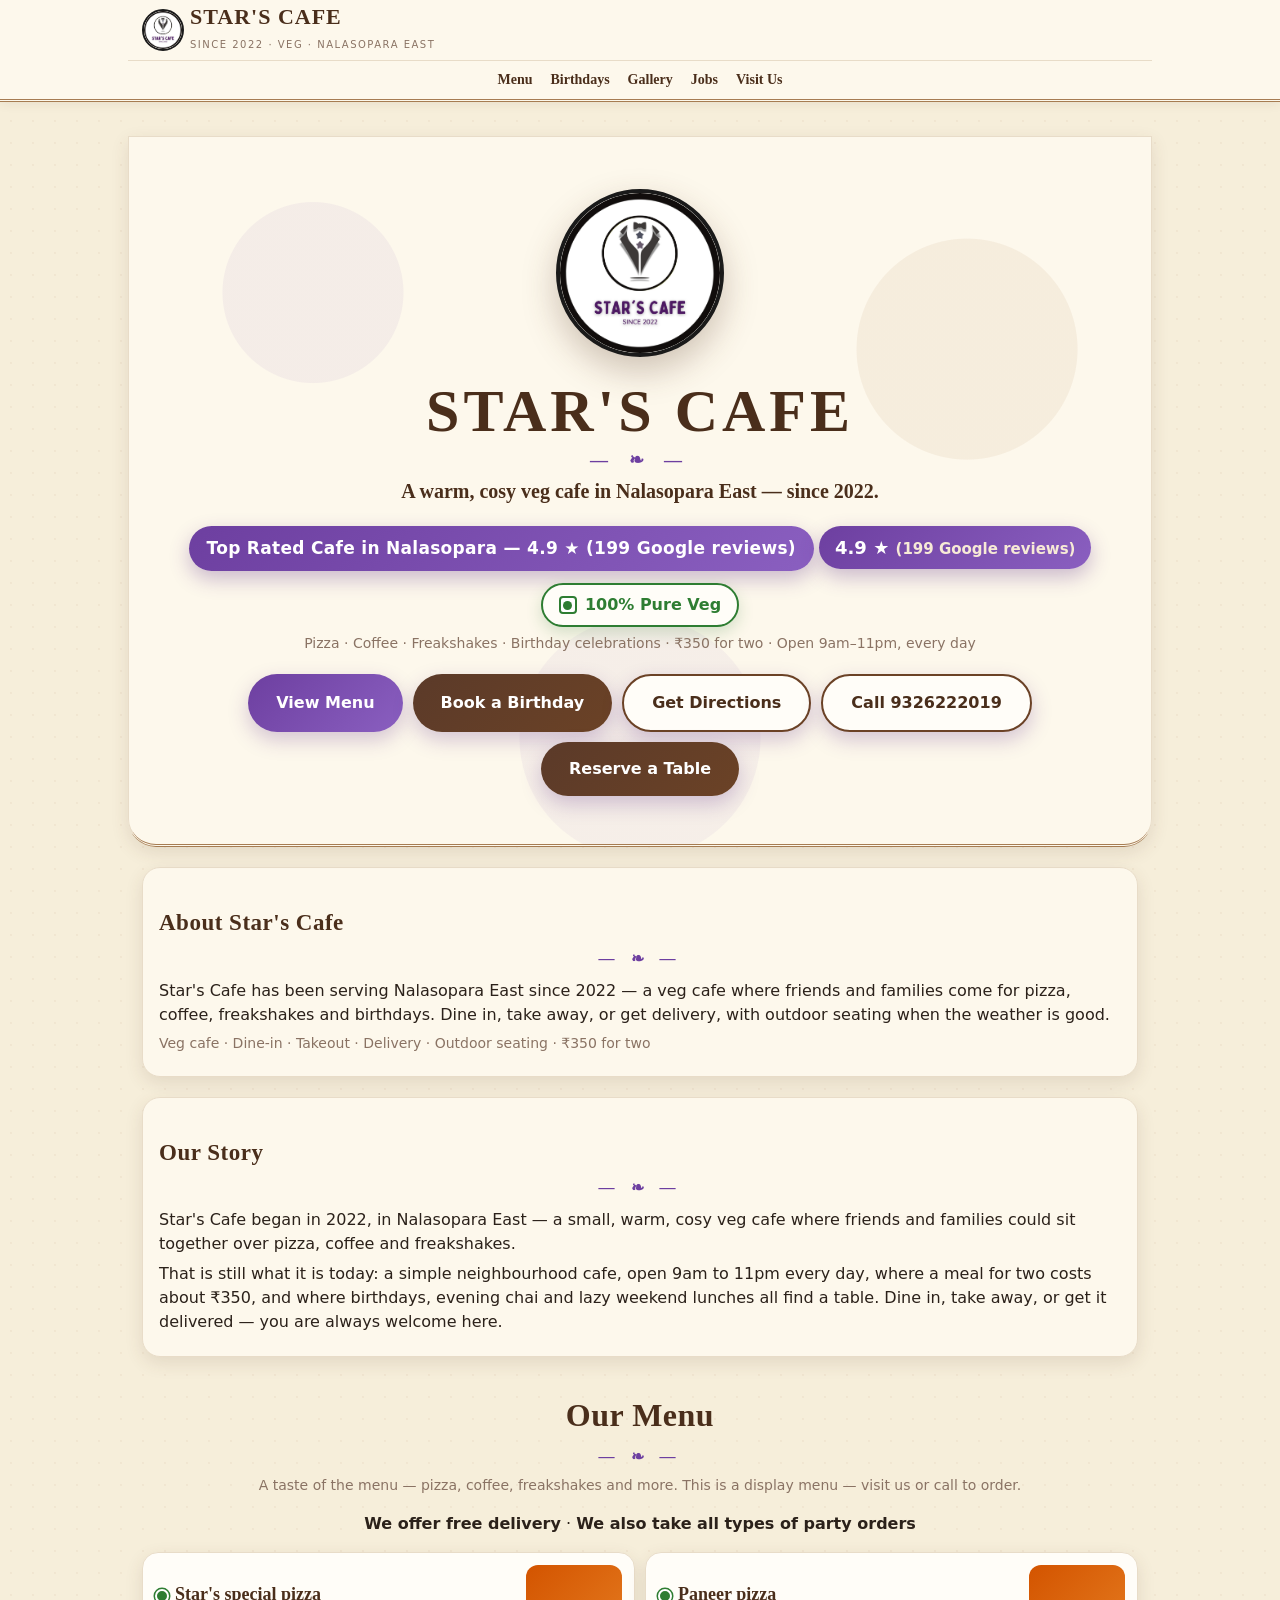
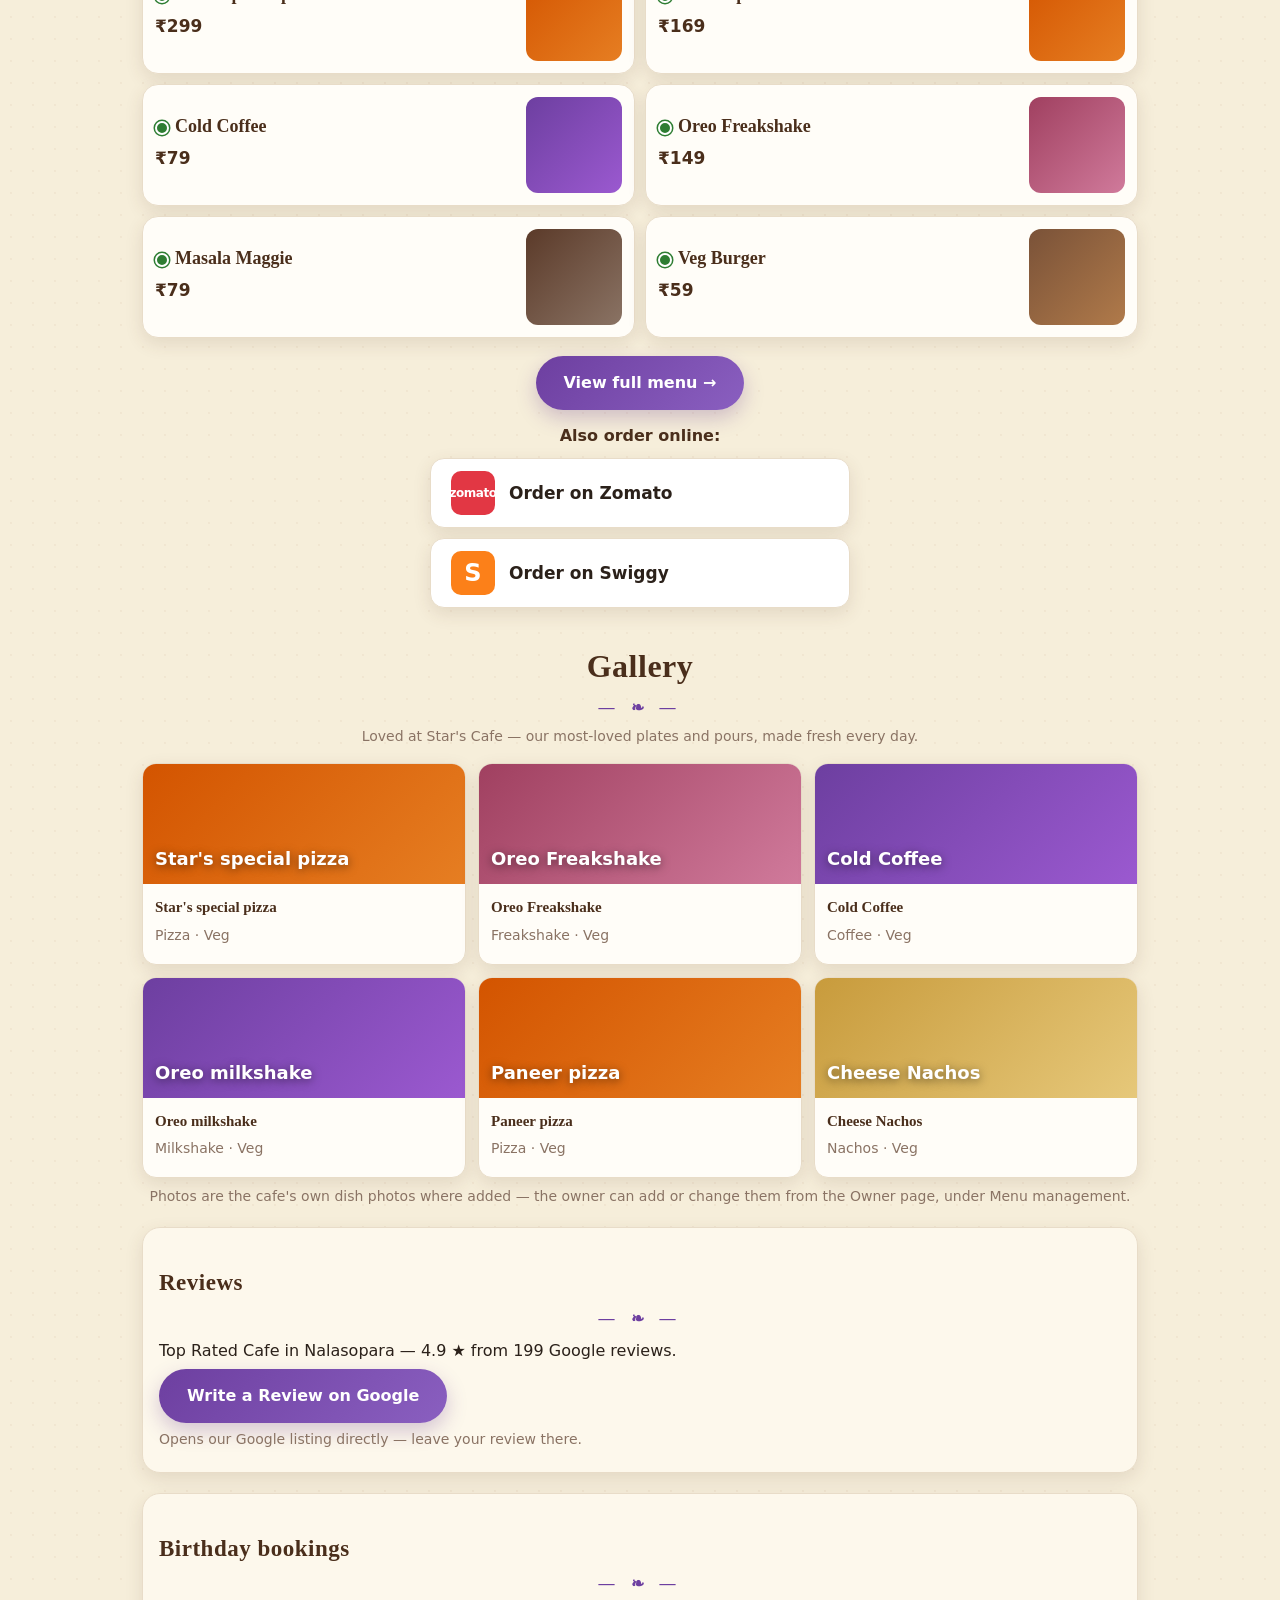
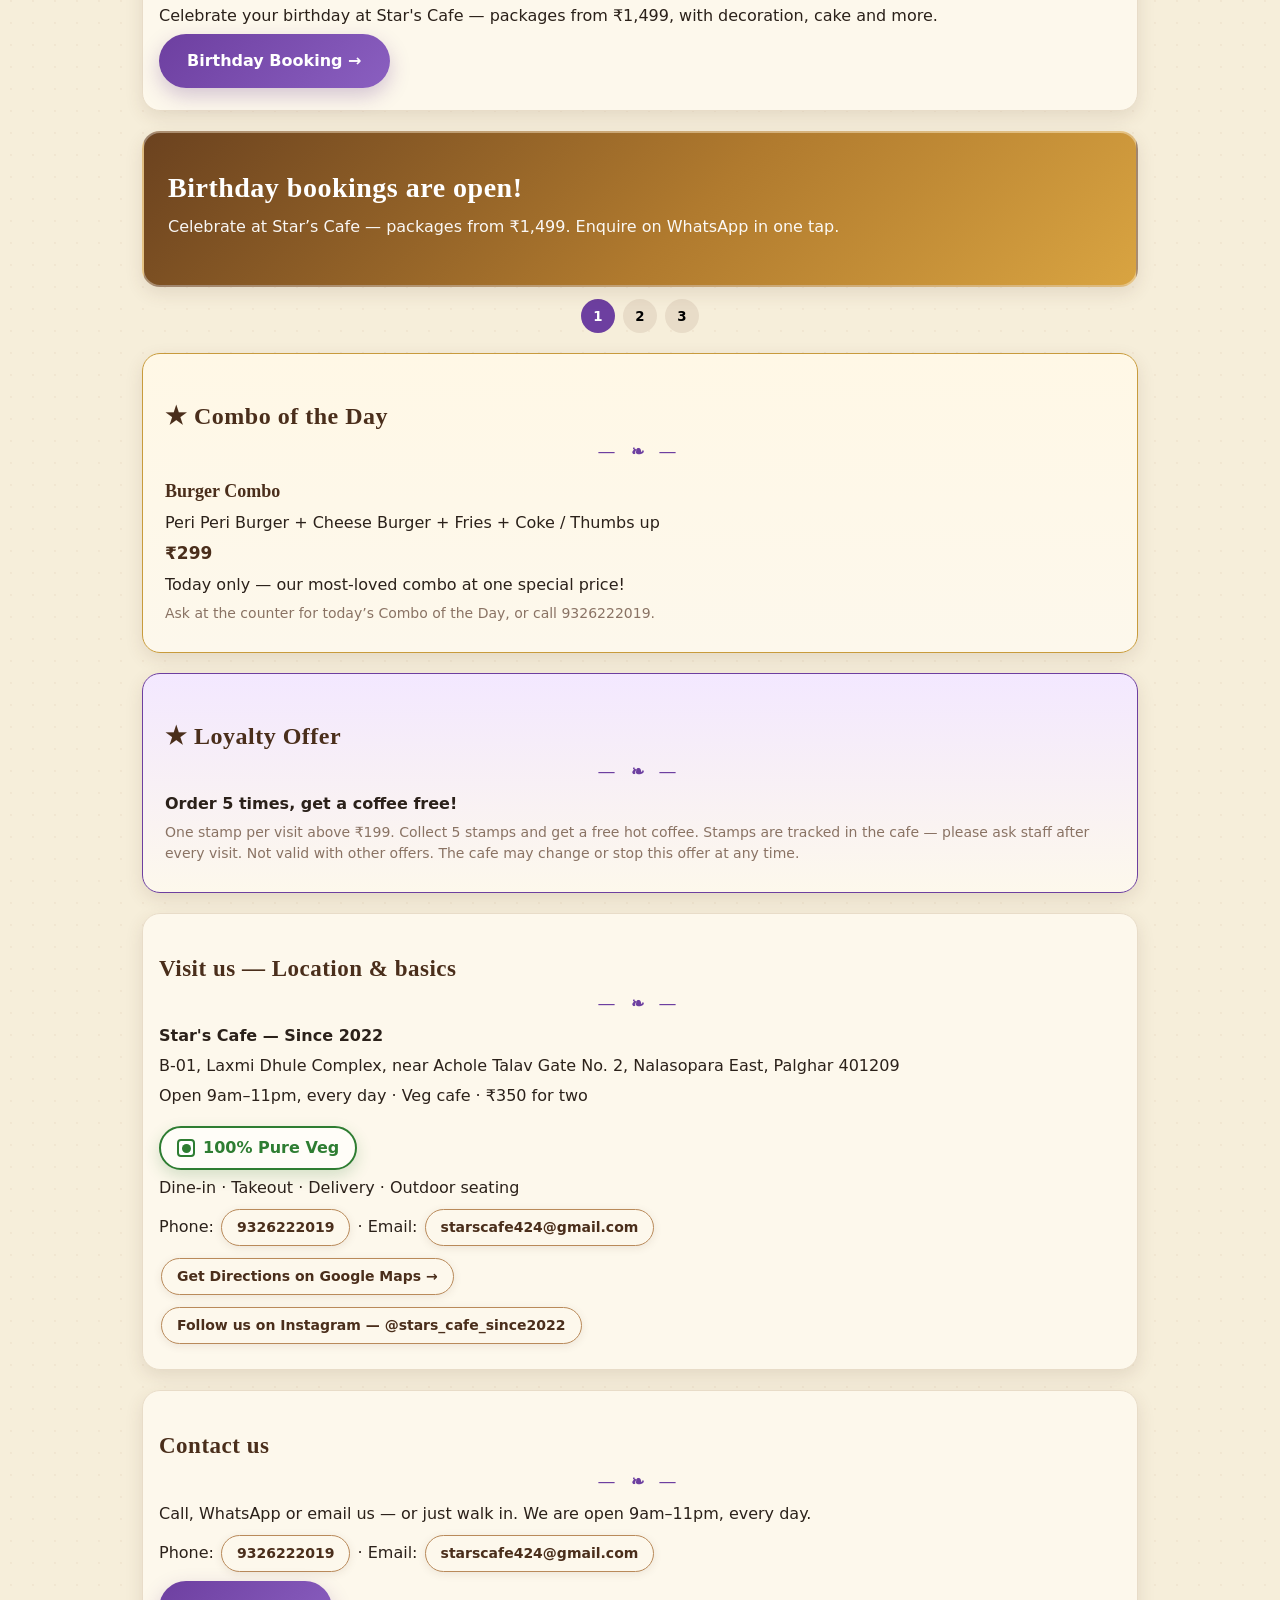
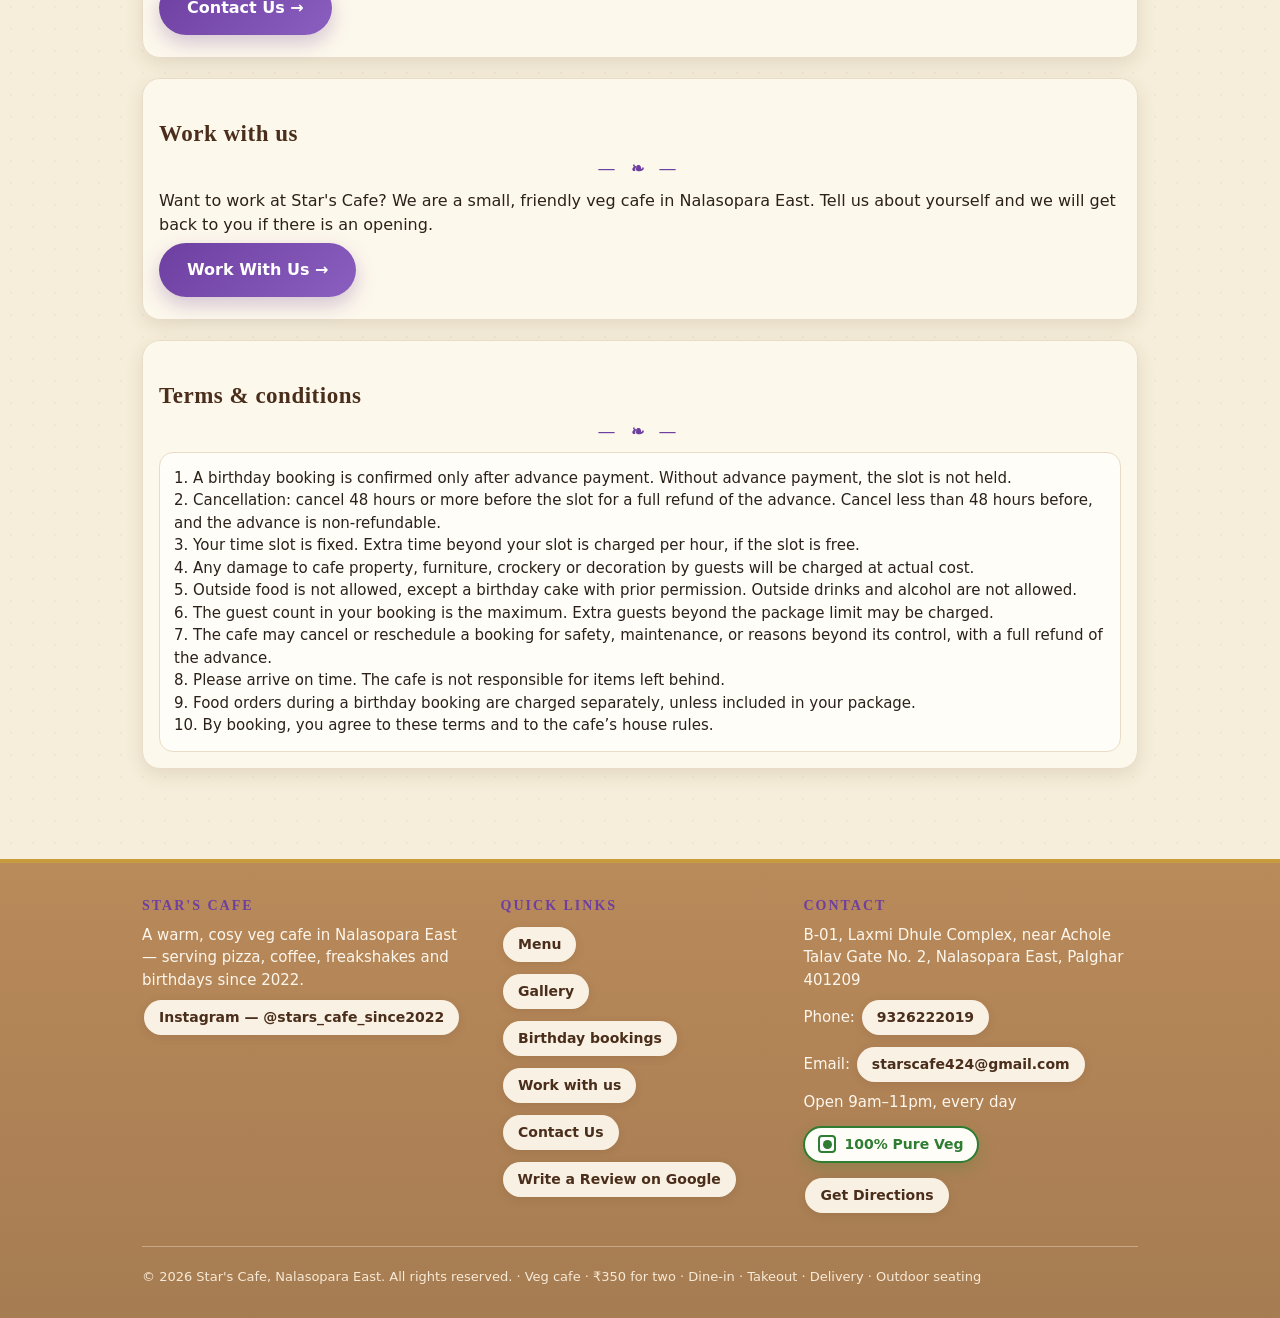
<file: index.html>
<!DOCTYPE html>
<html lang="en">
<head>
<meta charset="UTF-8">
<meta name="viewport" content="width=device-width, initial-scale=1.0">
<title>Star's Cafe — Nalasopara East</title>
<meta name="description" content="Star's Cafe, Nalasopara East — a veg cafe since 2022. Pizza, coffee, freakshakes, birthday bookings. Open 9am-11pm daily.">
<link rel="icon" href="logo.jpg">
<link rel="stylesheet" href="styles.css">
</head>
<body>

<header>
  <div class="header-inner">
    <a class="brand" href="#" onclick="showView('site');return false;" aria-label="Star's Cafe home">
      <!-- Real Star's Cafe logo (logo.jpg). The inline SVG below is the fallback if the image fails to load. -->
      <img src="logo.jpg" alt="Star's Cafe logo" onerror="this.style.display='none';var f=document.getElementById('logoFallback');if(f)f.style.display='block'">
      <span id="logoFallback" style="display:none">
      <svg viewBox="0 0 120 120" role="img" aria-label="Star's Cafe logo">
        <circle cx="60" cy="60" r="56" fill="#fff" stroke="#1a1a1a" stroke-width="6"/>
        <circle cx="60" cy="52" r="30" fill="#fff" stroke="#1a1a1a" stroke-width="4"/>
        <path d="M42 34 L78 34 L72 46 L48 46 Z" fill="#1a1a1a"/>
        <circle cx="60" cy="40" r="4" fill="#1a1a1a"/>
        <path d="M60 48 L62 53 L67 53 L63 56 L65 61 L60 58 L55 61 L57 56 L53 53 L58 53 Z" fill="#5b2a86"/>
        <path d="M60 66 L62 71 L67 71 L63 74 L65 79 L60 76 L55 79 L57 74 L53 71 L58 71 Z" fill="#7d3cba"/>
        <path d="M40 52 L52 92 L58 92 L48 54 Z" fill="#3a3a3a"/>
        <path d="M80 52 L68 92 L62 92 L72 54 Z" fill="#3a3a3a"/>
        <text x="60" y="108" text-anchor="middle" font-size="11" font-weight="900" fill="#5b2a86" font-family="Arial,sans-serif">STAR'S CAFE</text>
      </svg>
      </span>
      <span>
        <span class="brand-name">STAR'S CAFE</span><br>
        <span class="brand-sub">Since 2022 &middot; Veg &middot; Nalasopara East</span>
      </span>
    </a>
    <button class="hamburger" id="hamburgerBtn" type="button" aria-label="Open menu" aria-expanded="false" aria-controls="mobileMenu" onclick="toggleMobileMenu()">
      <span></span><span></span><span></span>
    </button>
  </div>
  <!-- Mobile hamburger menu (three-line menu bar): shown on phones only.
       Owner access lives here, small at the bottom of the menu — no Owner
       button on the main page header or hero. -->
  <nav class="mobile-menu" id="mobileMenu" aria-label="Menu">
    <a href="#" onclick="goToSection(null);return false;">Home</a>
    <a href="menu.html">Menu</a>
    <a href="#" onclick="goToSection('gallerySection');return false;">Gallery</a>
    <a href="birthday.html">Birthday Bookings</a>
    <a href="#" onclick="goToSection('bannerArea');return false;">Offers</a>
    <a href="job.html">Jobs</a>
    <a href="#" onclick="goToSection('locationPanel');return false;">Location</a>
    <a href="contact.html">Contact</a>
    <a href="https://www.instagram.com/stars_cafe_since2022" target="_blank" rel="noopener" onclick="closeMobileMenu()">Instagram</a>
    <a class="owner-link" href="#owner" onclick="showView('owner')">Owner</a>
  </nav>
  <nav class="tabs" aria-label="Sections">
    <a href="menu.html">Menu</a>
    <a href="birthday.html">Birthdays</a>
    <a href="#" onclick="showView('site');document.getElementById('gallerySection').scrollIntoView({behavior:'smooth'});return false;">Gallery</a>
    <a href="job.html">Jobs</a>
    <a href="#" onclick="showView('site');document.getElementById('locationPanel').scrollIntoView({behavior:'smooth'});return false;">Visit Us</a>
  </nav>
</header>

<main>
  <!-- ================= DISPLAY SITE ================= -->
  <section id="view-site" class="view active">
    <section class="hero" aria-label="Star's Cafe">
      <img class="hero-logo" src="logo.jpg" alt="Star's Cafe logo" onerror="this.style.display='none'">
      <h1>Star's Cafe</h1>
      <p class="hero-tag">A warm, cosy veg cafe in Nalasopara East — since 2022.</p>
      <p class="top-badge">Top Rated Cafe in Nalasopara &mdash; 4.9 &#9733; (199 Google reviews)</p>
      <p class="rating-badge" aria-label="Google rating 4.9 out of 5 from 199 Google reviews">4.9 &#9733; <span>(199 Google reviews)</span></p>
      <p class="pure-veg-badge"><span class="veg-mark" aria-hidden="true"></span>100% Pure Veg</p>
      <p class="muted">Pizza &middot; Coffee &middot; Freakshakes &middot; Birthday celebrations &middot; ₹350 for two &middot; Open 9am&ndash;11pm, every day</p>
      <div class="hero-cta">
        <a class="btn" href="menu.html">View Menu</a>
        <a class="btn brown" href="birthday.html">Book a Birthday</a>
        <a class="btn secondary" href="https://www.google.com/maps/search/?api=1&amp;query=Star%27s+Cafe+Nalasopara+East" target="_blank" rel="noopener">Get Directions</a>
        <a class="btn secondary" href="tel:+919326222019">Call 9326222019</a>
        <a class="btn brown" href="tel:+919326222019">Reserve a Table</a>
      </div>
    </section>

    <section class="panel" id="aboutPanel">
      <h2>About Star's Cafe</h2>
      <p>Star's Cafe has been serving Nalasopara East since 2022 — a veg cafe where friends and families come for pizza, coffee, freakshakes and birthdays. Dine in, take away, or get delivery, with outdoor seating when the weather is good.</p>
      <p class="muted">Veg cafe &middot; Dine-in &middot; Takeout &middot; Delivery &middot; Outdoor seating &middot; ₹350 for two</p>
    </section>

    <section class="panel reveal" id="storyPanel">
      <h2>Our Story</h2>
      <p>Star's Cafe began in 2022, in Nalasopara East — a small, warm, cosy veg cafe where friends and families could sit together over pizza, coffee and freakshakes.</p>
      <p>That is still what it is today: a simple neighbourhood cafe, open 9am to 11pm every day, where a meal for two costs about ₹350, and where birthdays, evening chai and lazy weekend lunches all find a table. Dine in, take away, or get it delivered — you are always welcome here.</p>
    </section>

    <section id="menuPreview" aria-label="Menu preview">
    <h1 class="section-title">Our Menu</h1>
    <p class="muted section-sub">A taste of the menu — pizza, coffee, freakshakes and more. This is a display menu — visit us or call to order.</p>
    <p class="section-sub"><b>We offer free delivery</b> &middot; <b>We also take all types of party orders</b></p>
    <div class="menu-grid" id="menuPreviewGrid"></div>
    <p style="text-align:center;margin-top:18px"><a class="btn" href="menu.html">View full menu &rarr;</a></p>
    <p class="order-links">Also order online:
      <a class="dl-btn zomato" href="https://www.zomato.com/search?q=Star%27s+Cafe+Nalasopara+East" target="_blank" rel="noopener"><span class="dl-chip">zomato</span>Order on Zomato</a>
      <a class="dl-btn swiggy" href="https://www.swiggy.com/search?query=Star%27s+Cafe+Nalasopara+East" target="_blank" rel="noopener"><span class="dl-chip">S</span>Order on Swiggy</a>
    </p>
    </section>

    <section id="gallerySection" class="reveal" aria-label="Gallery">
      <h1 class="section-title">Gallery</h1>
      <p class="muted section-sub">Loved at Star's Cafe — our most-loved plates and pours, made fresh every day.</p>
      <div class="gallery-grid" id="galleryGrid"></div>
      <p class="muted section-sub">Photos are the cafe's own dish photos where added — the owner can add or change them from the Owner page, under Menu management.</p>
    </section>

    <section class="panel reveal" id="reviewsPanel" aria-label="Reviews">
      <h2>Reviews</h2>
      <p>Top Rated Cafe in Nalasopara — 4.9 &#9733; from 199 Google reviews.</p>
      <p><a class="btn" href="https://share.google/OY9cJPErdoLdT4YHh" target="_blank" rel="noopener">Write a Review on Google</a></p>
      <p class="muted">Opens our Google listing directly — leave your review there.</p>
    </section>

    <div class="panel" id="birthdayPanel">
      <h2>Birthday bookings</h2>
      <p>Celebrate your birthday at Star's Cafe — packages from ₹1,499, with decoration, cake and more.</p>
      <p><a class="btn" href="birthday.html">Birthday Booking &rarr;</a></p>
    </div>
    <div id="bannerArea"></div>
    <div class="banner-nav" id="bannerNav"></div>
    <div id="comboArea"></div>
    <div id="loyaltyArea"></div>

    <div class="panel" id="locationPanel">
      <h2>Visit us — Location &amp; basics</h2>
      <p><b>Star's Cafe — Since 2022</b></p>
      <p data-contact-address>B-01, Laxmi Dhule Complex, near Achole Talav Gate No. 2, Nalasopara East, Palghar 401209</p>
      <p><span data-contact-hours>Open 9am–11pm, every day</span> &middot; Veg cafe &middot; <span data-contact-fortwo>₹350 for two</span></p>
      <p class="pure-veg-badge"><span class="veg-mark" aria-hidden="true"></span>100% Pure Veg</p>
      <p>Dine-in &middot; Takeout &middot; Delivery &middot; Outdoor seating</p>
      <p>Phone: <a href="tel:+919326222019" data-contact-phone>9326222019</a> &middot; Email: <a href="mailto:starscafe424@gmail.com" data-contact-email>starscafe424@gmail.com</a></p>
      <p><a href="https://www.google.com/maps/search/?api=1&amp;query=Star%27s+Cafe+Nalasopara+East" target="_blank" rel="noopener">Get Directions on Google Maps &rarr;</a></p>
      <p><a href="https://www.instagram.com/stars_cafe_since2022" target="_blank" rel="noopener">Follow us on Instagram — @stars_cafe_since2022</a></p>
    </div>

    <div class="panel" id="contactPanel">
      <h2>Contact us</h2>
      <p>Call, WhatsApp or email us — or just walk in. We are open 9am&ndash;11pm, every day.</p>
      <p>Phone: <a href="tel:+919326222019" data-contact-phone>9326222019</a> &middot; Email: <a href="mailto:starscafe424@gmail.com" data-contact-email>starscafe424@gmail.com</a></p>
      <p><a class="btn" href="contact.html">Contact Us &rarr;</a></p>
    </div>
    <div class="panel" id="jobsPanel">
      <h2>Work with us</h2>
      <p>Want to work at Star's Cafe? We are a small, friendly veg cafe in Nalasopara East. Tell us about yourself and we will get back to you if there is an opening.</p>
      <p><a class="btn" href="job.html">Work With Us &rarr;</a></p>
    </div>
    <div class="panel">
      <h2>Terms &amp; conditions</h2>
      <div class="terms" id="termsText"></div>
    </div>
  </section>

  <!-- ================= OWNER ONLY ================= -->
  <section id="view-owner" class="view">
    <!-- Separate owner menu bar: shown only while the owner view is open.
         It replaces the public header/hamburger (hidden by body.owner-mode
         in styles.css) so the owner area has its own navigation. -->
    <nav class="owner-nav" id="ownerNavBar" aria-label="Owner menu">
      <div class="owner-nav-inner">
        <span class="owner-nav-label">Owner</span>
        <span class="owner-nav-title">Star's Cafe</span>
        <a href="#" onclick="goToOwnerSection('owner-section-menu');return false;">Menu</a>
        <a href="#" onclick="goToOwnerSection('owner-section-packages');return false;">Birthday Packages</a>
        <a href="#" onclick="goToOwnerSection('owner-section-offers');return false;">Offers</a>
        <a href="#" onclick="goToOwnerSection('owner-section-settings');return false;">Settings</a>
        <a href="#" onclick="goToOwnerSection('owner-section-enquiries');return false;">Birthday Enquiries</a>
        <a href="#" class="owner-nav-view" onclick="showView('site');return false;">View Site</a>
        <a href="#" class="owner-nav-logout" onclick="ownerLogout();return false;">Log out</a>
      </div>
    </nav>
    <div id="ownerLogin" class="panel login-box">
      <h1>Owner login</h1>
      <p class="muted">The owner page is accessible to all owners, for editing the display website — menu, packages, banners, combo, loyalty offer and terms.</p>
      <label for="ownerUser">Username</label><input id="ownerUser" type="text" autocomplete="username">
      <label for="ownerPass">Password</label>
      <div style="display:flex;gap:8px;align-items:center">
        <!-- Password is NOT masked by default: shown as typed, so the owner
             can see it. Use the Hide button to mask it if wanted. -->
        <input id="ownerPass" type="text" autocomplete="current-password" style="flex:1">
        <button type="button" class="btn small secondary" id="ownerPassToggle" onclick="toggleOwnerPass()" style="flex:0 0 auto;min-height:48px">Hide</button>
      </div>
      <p style="margin-top:14px"><button class="btn block" onclick="login('owner')">Log in as owner</button></p>
      <p class="muted" id="ownerLoginMsg"></p>
    </div>
    <div id="ownerApp" class="hidden">
      <h1>Owner dashboard — edit the website</h1>
      <p class="muted">Edit everything visitors see on the display site.</p>
      <div class="stats">
        <div class="stat"><b id="ownMenuCount">0</b>Menu items</div>
        <div class="stat"><b id="ownBannerCount">0</b>Banners</div>
        <div class="stat"><b id="ownPkgCount">0</b>Birthday packages</div>
        <div class="stat"><b id="ownBookingCount">0</b>Birthday enquiries</div>
      </div>

      <section class="owner-section" id="owner-section-menu" aria-label="Menu">
        <h2>1. Menu</h2>
        <p class="muted">Create, edit, delete and arrange menu items and categories. Changes show on the site immediately.</p>
        <h3>Arrange categories</h3>
        <p class="muted">Use ↑ / ↓ to change the order categories appear in on the menu page.</p>
        <div id="categoryArrange"></div>
        <h3>Menu items</h3>
        <div id="ownerMenu"></div>
        <h3>Add a menu item</h3>
        <div class="panel">
          <div class="row">
            <div><label for="newName">Name</label><input id="newName" type="text"></div>
            <div><label for="newCat">Category</label><input id="newCat" type="text" placeholder="e.g. Pizza"></div>
            <div><label for="newPrice">Price (₹)</label><input id="newPrice" type="number" min="0"></div>
          </div>
          <label class="veg-toggle"><input type="checkbox" id="newVeg" checked> Veg</label>
          <label for="newPhoto">Food photo (optional)</label>
          <input id="newPhoto" type="file" accept="image/*" onchange="onMenuPhotoChange(this)">
          <p class="muted">Optional — add a photo of the food if you want. It replaces the coloured placeholder on the menu card. Photos are shrunk to fit (max about 180 KB).</p>
          <img id="newPhotoPreview" class="hidden food-photo-preview" alt="New item food photo preview">
          <p><button type="button" id="newPhotoRemove" class="btn small secondary hidden" onclick="removeMenuPhoto()">Remove photo</button></p>
          <p><button class="btn" onclick="addMenuItem()">Add item</button></p>
        </div>
      </section>

      <section class="owner-section" id="owner-section-packages" aria-label="Birthday packages">
        <h2>2. Birthday Packages</h2>
        <p class="muted">Edit package names, prices and what's included. Changes show on the site immediately.</p>
        <div id="packageEditor"></div>
      </section>

      <section class="owner-section" id="owner-section-offers" aria-label="Offers">
        <h2>3. Offers</h2>
        <h3>Banner offers</h3>
        <p class="muted">Add, edit, enable or disable offer banners and the birthday banner.</p>
        <div id="bannerEditor"></div>
        <p><button class="btn small" onclick="addBanner()">+ Add banner</button></p>
        <h3>Combo of the Day</h3>
        <p class="muted">Set the combo name, what's in it, its price and its banner. Turn it off to hide it from the site.</p>
        <div id="comboEditor"></div>
        <h3>Loyalty Offer</h3>
        <p class="muted">Set the loyalty offer and its terms. Turn it off to hide it from the site.</p>
        <div id="loyaltyEditor"></div>
      </section>

      <section class="owner-section" id="owner-section-settings" aria-label="Settings">
        <h2>4. Settings</h2>
        <h3>Contact details</h3>
        <p class="muted">These are the phone, email, address and hours shown on the homepage.</p>
        <div id="contactEditor"></div>
        <h3>Terms &amp; conditions</h3>
        <div id="termsEditorWrap"><textarea id="termsEditor" rows="12"></textarea></div>
        <p><button class="btn" onclick="saveTerms()">Save terms &amp; conditions</button> <span class="muted" id="termsSaved"></span></p>
      </section>

      <section class="owner-section" id="owner-section-enquiries" aria-label="Birthday enquiries">
        <h2>5. Birthday enquiries</h2>
        <p class="muted">Enquiries made on this browser, newest first.</p>
        <div id="ownerBookings"></div>
      </section>
    </div>
  </section>
</main>

<footer>
  <div class="footer-inner">
    <div class="footer-grid">
      <div class="footer-col">
        <h3>Star's Cafe</h3>
        <p>A warm, cosy veg cafe in Nalasopara East — serving pizza, coffee, freakshakes and birthdays since 2022.</p>
        <p><a href="https://www.instagram.com/stars_cafe_since2022" target="_blank" rel="noopener">Instagram — @stars_cafe_since2022</a></p>
      </div>
      <div class="footer-col">
        <h3>Quick links</h3>
        <p><a href="menu.html">Menu</a></p>
        <p><a href="#" onclick="showView('site');document.getElementById('gallerySection').scrollIntoView({behavior:'smooth'});return false;">Gallery</a></p>
        <p><a href="birthday.html">Birthday bookings</a></p>
        <p><a href="job.html">Work with us</a></p>
        <p><a href="contact.html">Contact Us</a></p>
        <p><a href="https://share.google/OY9cJPErdoLdT4YHh" target="_blank" rel="noopener">Write a Review on Google</a></p>
      </div>
      <div class="footer-col">
        <h3>Contact</h3>
        <p data-contact-address>B-01, Laxmi Dhule Complex, near Achole Talav Gate No. 2, Nalasopara East, Palghar 401209</p>
        <p>Phone: <a href="tel:+919326222019" data-contact-phone>9326222019</a></p>
        <p>Email: <a href="mailto:starscafe424@gmail.com" data-contact-email>starscafe424@gmail.com</a></p>
        <p data-contact-hours>Open 9am&ndash;11pm, every day</p>
        <p class="pure-veg-badge small"><span class="veg-mark" aria-hidden="true"></span>100% Pure Veg</p>
        <p><a href="https://www.google.com/maps/search/?api=1&amp;query=Star%27s+Cafe+Nalasopara+East" target="_blank" rel="noopener">Get Directions</a></p>
      </div>
    </div>
    <div class="footer-bottom">
      <p>&copy; 2026 Star's Cafe, Nalasopara East. All rights reserved. &middot; Veg cafe &middot; ₹350 for two &middot; Dine-in &middot; Takeout &middot; Delivery &middot; Outdoor seating</p>
    </div>
  </div>
</footer>

<!-- Hidden picker used by "Change photo" on owner menu cards -->
<input type="file" id="changePhotoInput" accept="image/*" style="display:none" onchange="onChangeMenuPhoto(this)">
<script src="app.js"></script>
</body>
</html>
</file>
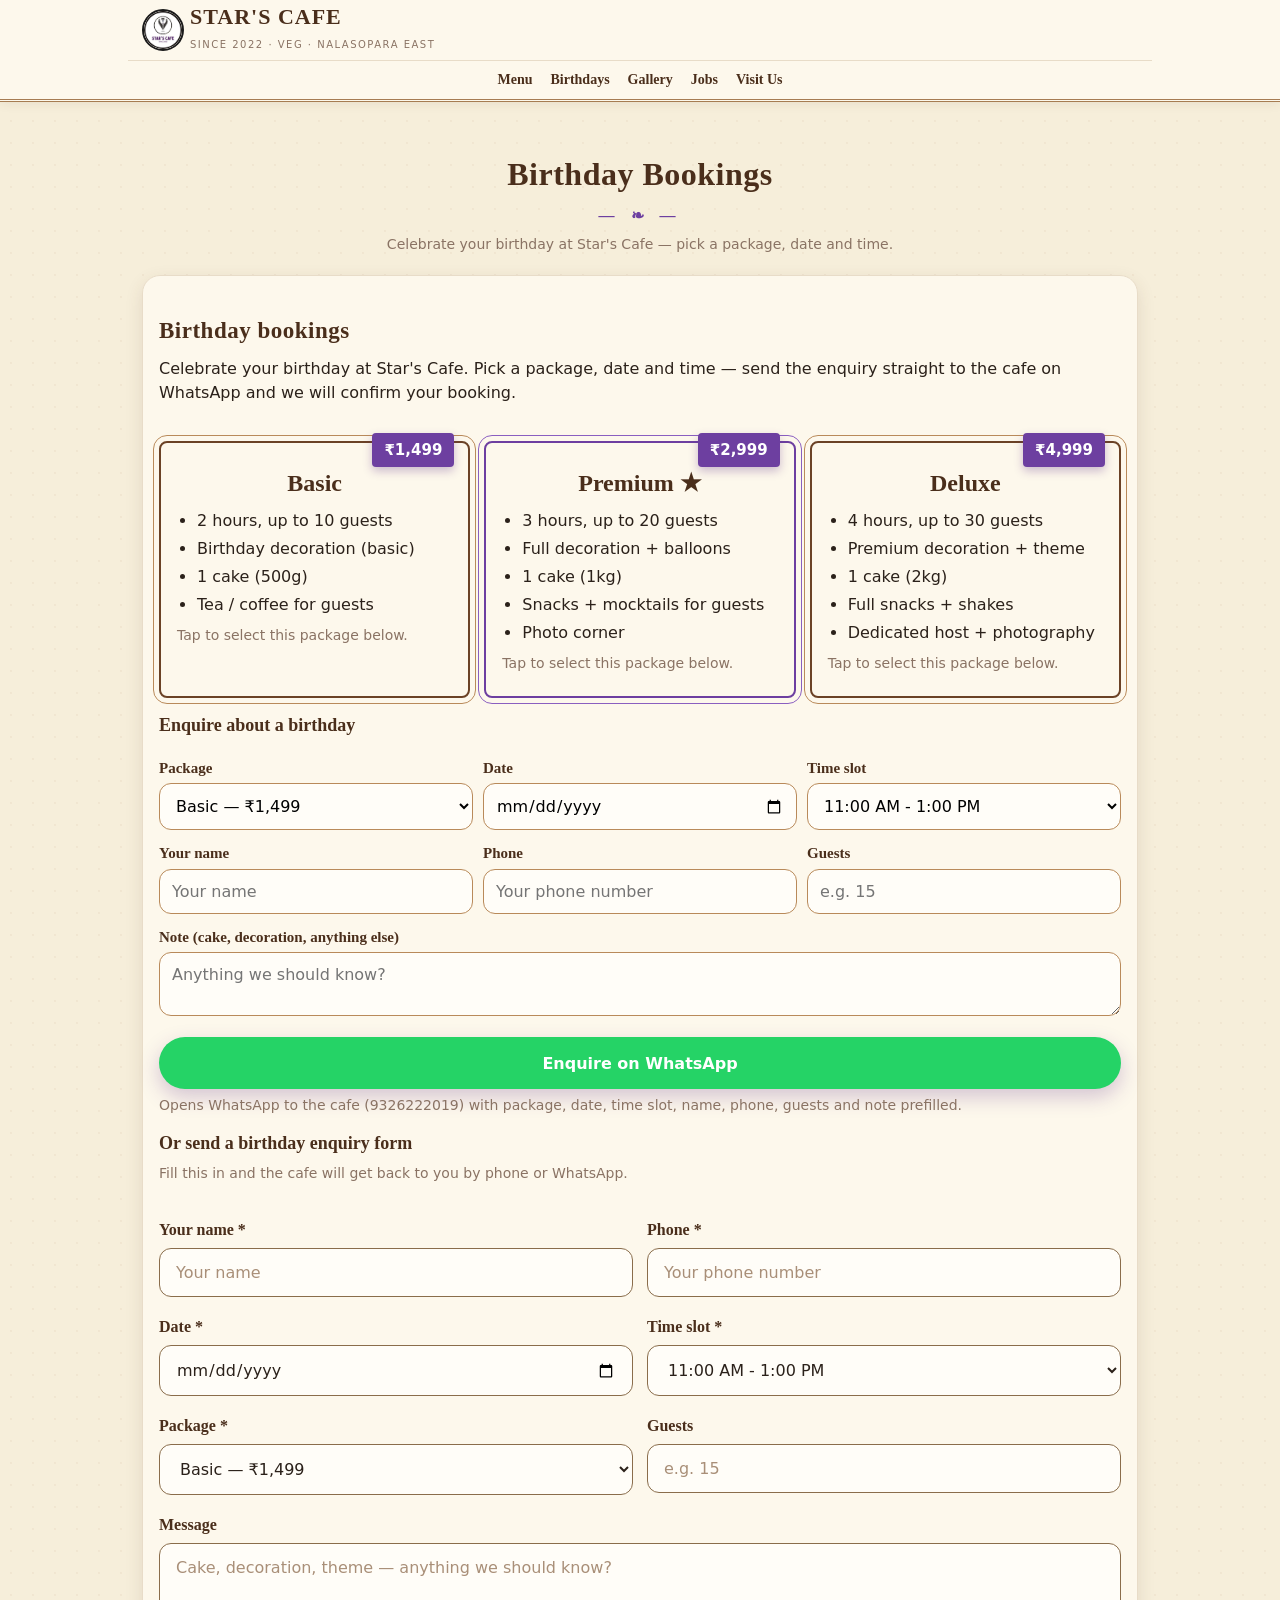
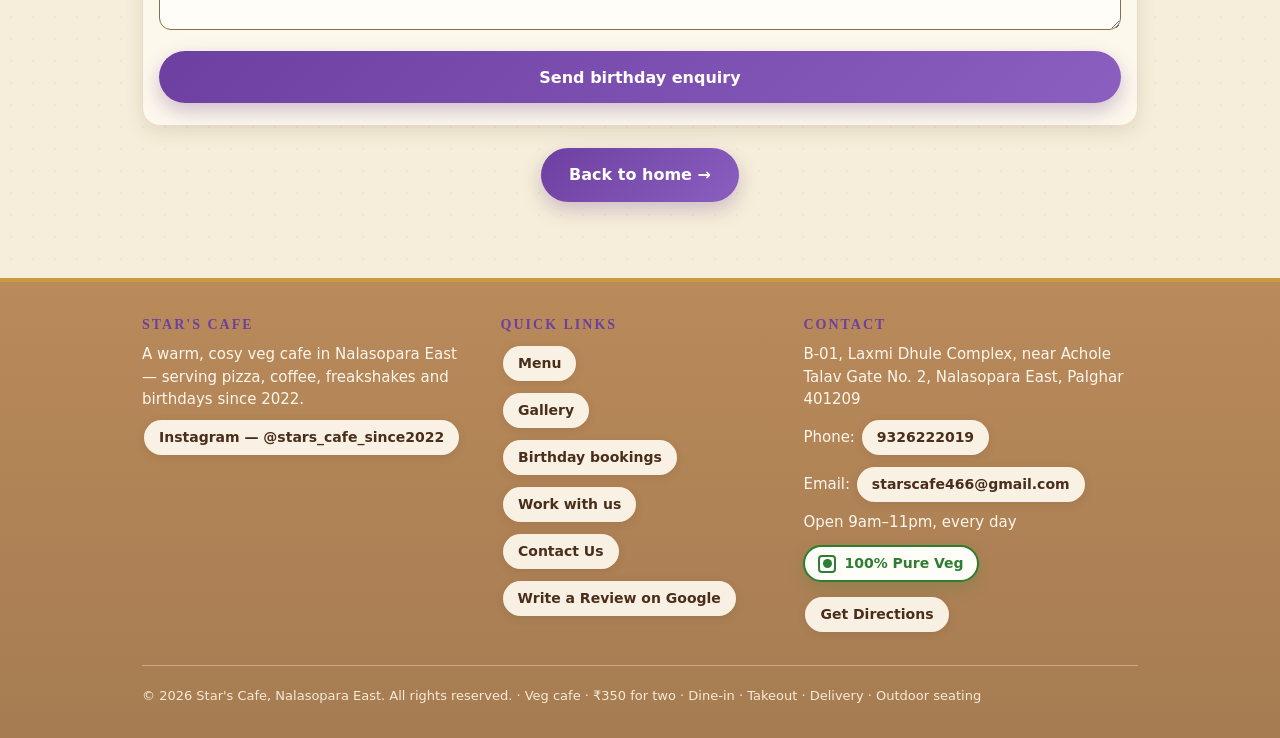
<file: birthday.html>
<!DOCTYPE html>
<html lang="en">
<head>
<meta charset="UTF-8">
<meta name="viewport" content="width=device-width, initial-scale=1.0">
<title>Birthday Bookings — Star's Cafe, Nalasopara East</title>
<meta name="description" content="Celebrate your birthday at Star's Cafe, Nalasopara East — birthday packages, date and time slots, enquire on WhatsApp or by form.">
<link rel="icon" href="logo.jpg">
<link rel="stylesheet" href="styles.css">
</head>
<body>

<header>
  <div class="header-inner">
    <a class="brand" href="index.html" aria-label="Star's Cafe home">
      <img src="logo.jpg" alt="Star's Cafe logo" onerror="this.style.display='none';var f=document.getElementById('logoFallback');if(f)f.style.display='block'">
      <span id="logoFallback" style="display:none">
      <svg viewBox="0 0 120 120" role="img" aria-label="Star's Cafe logo">
        <circle cx="60" cy="60" r="56" fill="#fff" stroke="#1a1a1a" stroke-width="6"/>
        <circle cx="60" cy="52" r="30" fill="#fff" stroke="#1a1a1a" stroke-width="4"/>
        <path d="M42 34 L78 34 L72 46 L48 46 Z" fill="#1a1a1a"/>
        <circle cx="60" cy="40" r="4" fill="#1a1a1a"/>
        <path d="M60 48 L62 53 L67 53 L63 56 L65 61 L60 58 L55 61 L57 56 L53 53 L58 53 Z" fill="#5b2a86"/>
        <path d="M60 66 L62 71 L67 71 L63 74 L65 79 L60 76 L55 79 L57 74 L53 71 L58 71 Z" fill="#7d3cba"/>
        <path d="M40 52 L52 92 L58 92 L48 54 Z" fill="#3a3a3a"/>
        <path d="M80 52 L68 92 L62 92 L72 54 Z" fill="#3a3a3a"/>
        <text x="60" y="108" text-anchor="middle" font-size="11" font-weight="900" fill="#5b2a86" font-family="Arial,sans-serif">STAR'S CAFE</text>
      </svg>
      </span>
      <span>
        <span class="brand-name">STAR'S CAFE</span><br>
        <span class="brand-sub">Since 2022 &middot; Veg &middot; Nalasopara East</span>
      </span>
    </a>
    <button class="hamburger" id="hamburgerBtn" type="button" aria-label="Open menu" aria-expanded="false" aria-controls="mobileMenu" onclick="toggleMobileMenu()">
      <span></span><span></span><span></span>
    </button>
  </div>
  <!-- Mobile hamburger menu (three-line menu bar): shown on phones only.
       Owner access lives here, small at the bottom of the menu — no Owner
       button on the main page header or hero. -->
  <nav class="mobile-menu" id="mobileMenu" aria-label="Menu">
    <a href="index.html" onclick="closeMobileMenu()">Home</a>
    <a href="menu.html">Menu</a>
    <a href="index.html#gallerySection">Gallery</a>
    <a href="birthday.html">Birthday Bookings</a>
    <a href="index.html#bannerArea">Offers</a>
    <a href="job.html">Jobs</a>
    <a href="index.html#locationPanel">Location</a>
    <a href="contact.html">Contact</a>
    <a href="https://www.instagram.com/stars_cafe_since2022" target="_blank" rel="noopener" onclick="closeMobileMenu()">Instagram</a>
    <a class="owner-link" href="index.html#owner">Owner</a>
  </nav>
  <nav class="tabs" aria-label="Sections">
    <a href="menu.html">Menu</a>
    <a href="birthday.html">Birthdays</a>
    <a href="index.html#gallerySection">Gallery</a>
    <a href="job.html">Jobs</a>
    <a href="index.html#locationPanel">Visit Us</a>
  </nav>
</header>

<main>
  <section aria-label="Birthday bookings">
    <h1 class="section-title">Birthday Bookings</h1>
    <p class="muted section-sub">Celebrate your birthday at Star's Cafe — pick a package, date and time.</p>
    <div class="panel" id="birthdayPanel">
      <h2>Birthday bookings</h2>
      <p>Celebrate your birthday at Star's Cafe. Pick a package, date and time — send the enquiry straight to the cafe on WhatsApp and we will confirm your booking.</p>
      <div class="pkg-grid" id="packageGrid"></div>
      <h3>Enquire about a birthday</h3>
      <div class="row">
        <div><label for="bkPackage">Package</label><select id="bkPackage"></select></div>
        <div><label for="bkDate">Date</label><input id="bkDate" type="date"></div>
        <div><label for="bkTime">Time slot</label><select id="bkTime"></select></div>
      </div>
      <div class="row">
        <div><label for="bkName">Your name</label><input id="bkName" type="text" placeholder="Your name"></div>
        <div><label for="bkPhone">Phone</label><input id="bkPhone" type="tel" placeholder="Your phone number"></div>
        <div><label for="bkGuests">Guests</label><input id="bkGuests" type="number" min="1" placeholder="e.g. 15"></div>
      </div>
      <label for="bkNote">Note (cake, decoration, anything else)</label>
      <textarea id="bkNote" rows="2" placeholder="Anything we should know?"></textarea>
      <p style="margin-top:14px"><button class="btn whatsapp block" onclick="bookBirthdayWhatsApp()">Enquire on WhatsApp</button></p>
      <p class="muted">Opens WhatsApp to the cafe (9326222019) with package, date, time slot, name, phone, guests and note prefilled.</p>
      <h3>Or send a birthday enquiry form</h3>
      <p class="muted">Fill this in and the cafe will get back to you by phone or WhatsApp.</p>
      <!-- Netlify Form: plain HTML (no JS submit) so Netlify captures submissions. -->
      <form name="birthday" method="POST" data-netlify="true" data-netlify-honeypot="bot-field" class="contact-form form-card">
        <input type="hidden" name="form-name" value="birthday">
        <p class="hp-field"><label>Don&rsquo;t fill this out if you&rsquo;re human: <input name="bot-field"></label></p>
        <div class="row">
          <div><label for="bfName">Your name *</label><input id="bfName" name="name" type="text" placeholder="Your name" required></div>
          <div><label for="bfPhone">Phone *</label><input id="bfPhone" name="phone" type="tel" placeholder="Your phone number" required></div>
        </div>
        <div class="row">
          <div><label for="bfDate">Date *</label><input id="bfDate" name="date" type="date" required></div>
          <div><label for="bfTime">Time slot *</label><select id="bfTime" name="time-slot" required></select></div>
        </div>
        <div class="row">
          <div><label for="bfPackage">Package *</label><select id="bfPackage" name="package" required></select></div>
          <div><label for="bfGuests">Guests</label><input id="bfGuests" name="guests" type="number" min="1" placeholder="e.g. 15"></div>
        </div>
        <label for="bfMessage">Message</label>
        <textarea id="bfMessage" name="message" rows="3" placeholder="Cake, decoration, theme — anything we should know?"></textarea>
        <p style="margin-top:14px"><button type="submit" class="btn block">Send birthday enquiry</button></p>
      </form>
    </div>
    <p style="text-align:center;margin-top:22px"><a class="btn" href="index.html">Back to home &rarr;</a></p>
  </section>
</main>

<footer>
  <div class="footer-inner">
    <div class="footer-grid">
      <div class="footer-col">
        <h3>Star's Cafe</h3>
        <p>A warm, cosy veg cafe in Nalasopara East — serving pizza, coffee, freakshakes and birthdays since 2022.</p>
        <p><a href="https://www.instagram.com/stars_cafe_since2022" target="_blank" rel="noopener">Instagram — @stars_cafe_since2022</a></p>
      </div>
      <div class="footer-col">
        <h3>Quick links</h3>
        <p><a href="menu.html">Menu</a></p>
        <p><a href="index.html#gallerySection">Gallery</a></p>
        <p><a href="birthday.html">Birthday bookings</a></p>
        <p><a href="job.html">Work with us</a></p>
        <p><a href="contact.html">Contact Us</a></p>
        <p><a href="https://share.google/OY9cJPErdoLdT4YHh" target="_blank" rel="noopener">Write a Review on Google</a></p>
      </div>
      <div class="footer-col">
        <h3>Contact</h3>
        <p>B-01, Laxmi Dhule Complex, near Achole Talav Gate No. 2, Nalasopara East, Palghar 401209</p>
        <p>Phone: <a href="tel:+919326222019">9326222019</a></p>
        <p>Email: <a href="mailto:starscafe466@gmail.com">starscafe466@gmail.com</a></p>
        <p>Open 9am&ndash;11pm, every day</p>
        <p class="pure-veg-badge small"><span class="veg-mark" aria-hidden="true"></span>100% Pure Veg</p>
        <p><a href="https://www.google.com/maps/search/?api=1&amp;query=Star%27s+Cafe+Nalasopara+East" target="_blank" rel="noopener">Get Directions</a></p>
      </div>
    </div>
    <div class="footer-bottom">
      <p>&copy; 2026 Star's Cafe, Nalasopara East. All rights reserved. &middot; Veg cafe &middot; ₹350 for two &middot; Dine-in &middot; Takeout &middot; Delivery &middot; Outdoor seating</p>
    </div>
  </div>
</footer>

<script src="app.js"></script>
</body>
</html>
</file>
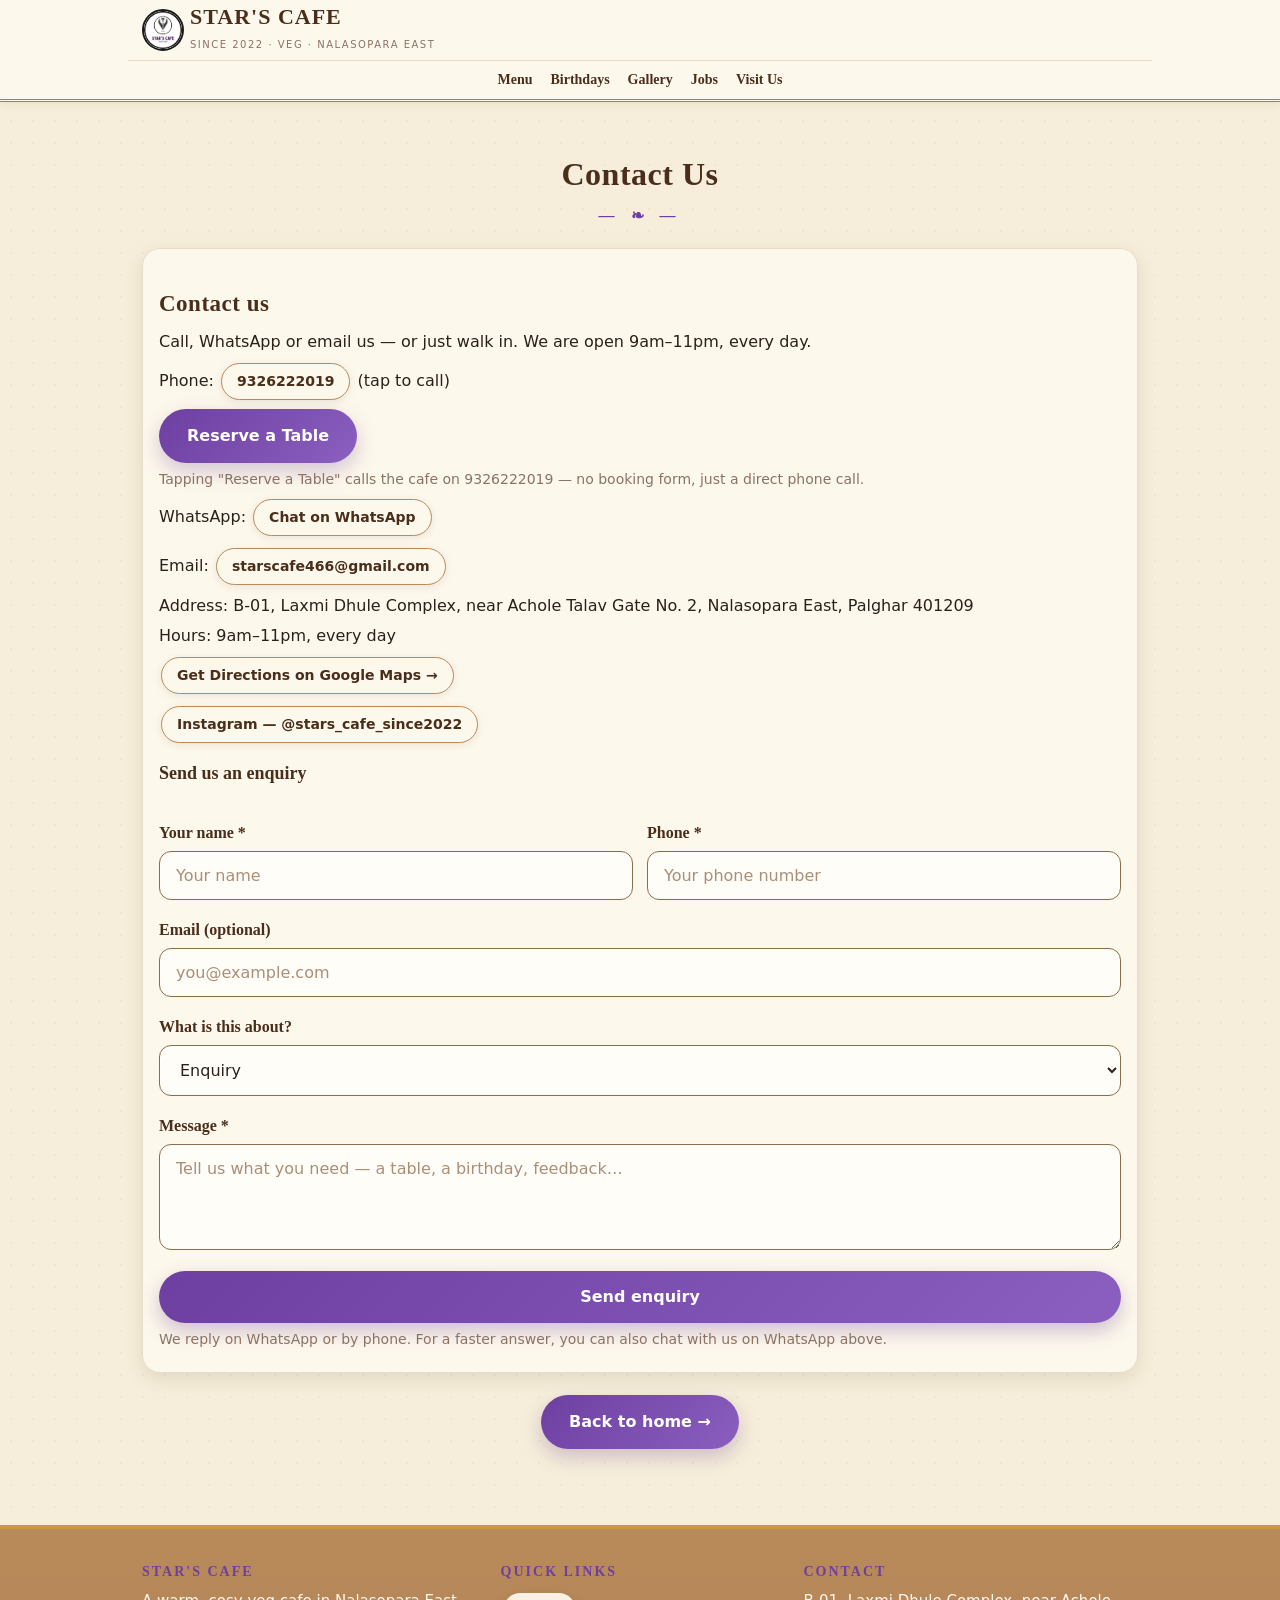
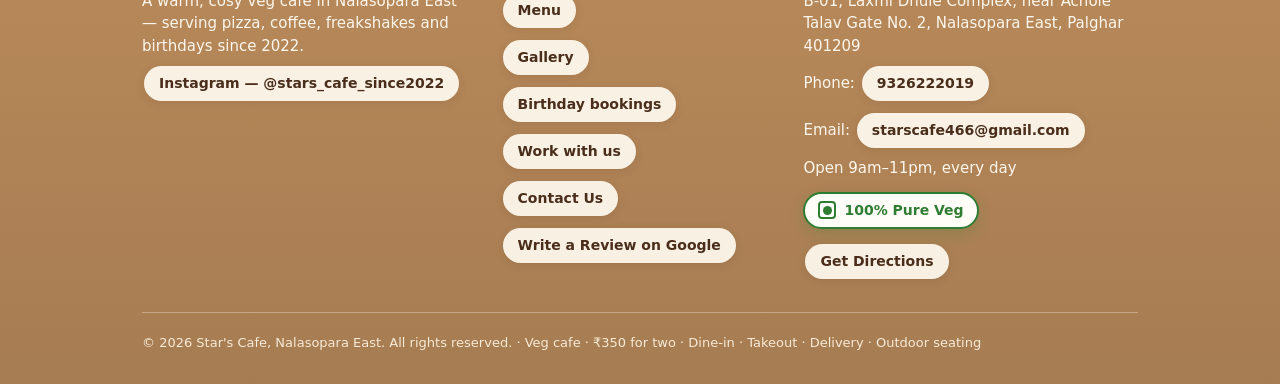
<file: contact.html>
<!DOCTYPE html>
<html lang="en">
<head>
<meta charset="UTF-8">
<meta name="viewport" content="width=device-width, initial-scale=1.0">
<title>Contact Us — Star's Cafe, Nalasopara East</title>
<meta name="description" content="Contact Star's Cafe, Nalasopara East — call 9326222019, WhatsApp, email, address and hours. Open 9am-11pm daily.">
<link rel="icon" href="logo.jpg">
<link rel="stylesheet" href="styles.css">
</head>
<body>

<header>
  <div class="header-inner">
    <a class="brand" href="index.html" aria-label="Star's Cafe home">
      <img src="logo.jpg" alt="Star's Cafe logo" onerror="this.style.display='none';var f=document.getElementById('logoFallback');if(f)f.style.display='block'">
      <span id="logoFallback" style="display:none">
      <svg viewBox="0 0 120 120" role="img" aria-label="Star's Cafe logo">
        <circle cx="60" cy="60" r="56" fill="#fff" stroke="#1a1a1a" stroke-width="6"/>
        <circle cx="60" cy="52" r="30" fill="#fff" stroke="#1a1a1a" stroke-width="4"/>
        <path d="M42 34 L78 34 L72 46 L48 46 Z" fill="#1a1a1a"/>
        <circle cx="60" cy="40" r="4" fill="#1a1a1a"/>
        <path d="M60 48 L62 53 L67 53 L63 56 L65 61 L60 58 L55 61 L57 56 L53 53 L58 53 Z" fill="#5b2a86"/>
        <path d="M60 66 L62 71 L67 71 L63 74 L65 79 L60 76 L55 79 L57 74 L53 71 L58 71 Z" fill="#7d3cba"/>
        <path d="M40 52 L52 92 L58 92 L48 54 Z" fill="#3a3a3a"/>
        <path d="M80 52 L68 92 L62 92 L72 54 Z" fill="#3a3a3a"/>
        <text x="60" y="108" text-anchor="middle" font-size="11" font-weight="900" fill="#5b2a86" font-family="Arial,sans-serif">STAR'S CAFE</text>
      </svg>
      </span>
      <span>
        <span class="brand-name">STAR'S CAFE</span><br>
        <span class="brand-sub">Since 2022 &middot; Veg &middot; Nalasopara East</span>
      </span>
    </a>
    <button class="hamburger" id="hamburgerBtn" type="button" aria-label="Open menu" aria-expanded="false" aria-controls="mobileMenu" onclick="toggleMobileMenu()">
      <span></span><span></span><span></span>
    </button>
  </div>
  <!-- Mobile hamburger menu (three-line menu bar): shown on phones only.
       Owner access lives here, small at the bottom of the menu — no Owner
       button on the main page header or hero. -->
  <nav class="mobile-menu" id="mobileMenu" aria-label="Menu">
    <a href="index.html" onclick="closeMobileMenu()">Home</a>
    <a href="menu.html">Menu</a>
    <a href="index.html#gallerySection">Gallery</a>
    <a href="birthday.html">Birthday Bookings</a>
    <a href="index.html#bannerArea">Offers</a>
    <a href="job.html">Jobs</a>
    <a href="index.html#locationPanel">Location</a>
    <a href="contact.html">Contact</a>
    <a href="https://www.instagram.com/stars_cafe_since2022" target="_blank" rel="noopener" onclick="closeMobileMenu()">Instagram</a>
    <a class="owner-link" href="index.html#owner">Owner</a>
  </nav>
  <nav class="tabs" aria-label="Sections">
    <a href="menu.html">Menu</a>
    <a href="birthday.html">Birthdays</a>
    <a href="index.html#gallerySection">Gallery</a>
    <a href="job.html">Jobs</a>
    <a href="index.html#locationPanel">Visit Us</a>
  </nav>
</header>

<main>
  <section aria-label="Contact us">
    <h1 class="section-title">Contact Us</h1>
    <div class="panel" id="contactPanel">
      <h2>Contact us</h2>
      <p>Call, WhatsApp or email us — or just walk in. We are open 9am&ndash;11pm, every day.</p>
      <p>Phone: <a href="tel:+919326222019">9326222019</a> (tap to call)</p>
      <p><a class="btn" href="tel:+919326222019">Reserve a Table</a></p>
      <p class="muted">Tapping "Reserve a Table" calls the cafe on 9326222019 — no booking form, just a direct phone call.</p>
      <p>WhatsApp: <a href="https://wa.me/919326222019" target="_blank" rel="noopener">Chat on WhatsApp</a></p>
      <p>Email: <a href="mailto:starscafe466@gmail.com">starscafe466@gmail.com</a></p>
      <p>Address: B-01, Laxmi Dhule Complex, near Achole Talav Gate No. 2, Nalasopara East, Palghar 401209</p>
      <p>Hours: 9am&ndash;11pm, every day</p>
      <p><a href="https://www.google.com/maps/search/?api=1&amp;query=Star%27s+Cafe+Nalasopara+East" target="_blank" rel="noopener">Get Directions on Google Maps &rarr;</a></p>
      <p><a href="https://www.instagram.com/stars_cafe_since2022" target="_blank" rel="noopener">Instagram — @stars_cafe_since2022</a></p>

      <h3>Send us an enquiry</h3>
      <!-- Netlify Form: plain HTML form (no JS submit) so Netlify captures submissions.
           No action attribute = Netlify shows its default thank-you page after sending. -->
      <form name="contact" method="POST" data-netlify="true" data-netlify-honeypot="bot-field" class="contact-form form-card">
        <input type="hidden" name="form-name" value="contact">
        <p class="hp-field"><label>Don&rsquo;t fill this out if you&rsquo;re human: <input name="bot-field"></label></p>
        <div class="row">
          <div><label for="cfName">Your name *</label><input id="cfName" name="name" type="text" placeholder="Your name" required></div>
          <div><label for="cfPhone">Phone *</label><input id="cfPhone" name="phone" type="tel" placeholder="Your phone number" required></div>
        </div>
        <label for="cfEmail">Email (optional)</label>
        <input id="cfEmail" name="email" type="email" placeholder="you@example.com">
        <label for="cfType">What is this about?</label>
        <select id="cfType" name="subject">
          <option value="Enquiry">Enquiry</option>
          <option value="Birthday Booking">Birthday Booking</option>
          <option value="Feedback">Feedback</option>
        </select>
        <label for="cfMessage">Message *</label>
        <textarea id="cfMessage" name="message" rows="4" placeholder="Tell us what you need — a table, a birthday, feedback…" required></textarea>
        <p style="margin-top:14px"><button type="submit" class="btn block">Send enquiry</button></p>
        <p class="muted">We reply on WhatsApp or by phone. For a faster answer, you can also chat with us on WhatsApp above.</p>
      </form>
    </div>
    <p style="text-align:center;margin-top:22px"><a class="btn" href="index.html">Back to home &rarr;</a></p>
  </section>
</main>

<footer>
  <div class="footer-inner">
    <div class="footer-grid">
      <div class="footer-col">
        <h3>Star's Cafe</h3>
        <p>A warm, cosy veg cafe in Nalasopara East — serving pizza, coffee, freakshakes and birthdays since 2022.</p>
        <p><a href="https://www.instagram.com/stars_cafe_since2022" target="_blank" rel="noopener">Instagram — @stars_cafe_since2022</a></p>
      </div>
      <div class="footer-col">
        <h3>Quick links</h3>
        <p><a href="menu.html">Menu</a></p>
        <p><a href="index.html#gallerySection">Gallery</a></p>
        <p><a href="birthday.html">Birthday bookings</a></p>
        <p><a href="job.html">Work with us</a></p>
        <p><a href="contact.html">Contact Us</a></p>
        <p><a href="https://share.google/OY9cJPErdoLdT4YHh" target="_blank" rel="noopener">Write a Review on Google</a></p>
      </div>
      <div class="footer-col">
        <h3>Contact</h3>
        <p>B-01, Laxmi Dhule Complex, near Achole Talav Gate No. 2, Nalasopara East, Palghar 401209</p>
        <p>Phone: <a href="tel:+919326222019">9326222019</a></p>
        <p>Email: <a href="mailto:starscafe466@gmail.com">starscafe466@gmail.com</a></p>
        <p>Open 9am&ndash;11pm, every day</p>
        <p class="pure-veg-badge small"><span class="veg-mark" aria-hidden="true"></span>100% Pure Veg</p>
        <p><a href="https://www.google.com/maps/search/?api=1&amp;query=Star%27s+Cafe+Nalasopara+East" target="_blank" rel="noopener">Get Directions</a></p>
      </div>
    </div>
    <div class="footer-bottom">
      <p>&copy; 2026 Star's Cafe, Nalasopara East. All rights reserved. &middot; Veg cafe &middot; ₹350 for two &middot; Dine-in &middot; Takeout &middot; Delivery &middot; Outdoor seating</p>
    </div>
  </div>
</footer>

<script src="app.js"></script>
</body>
</html>
</file>
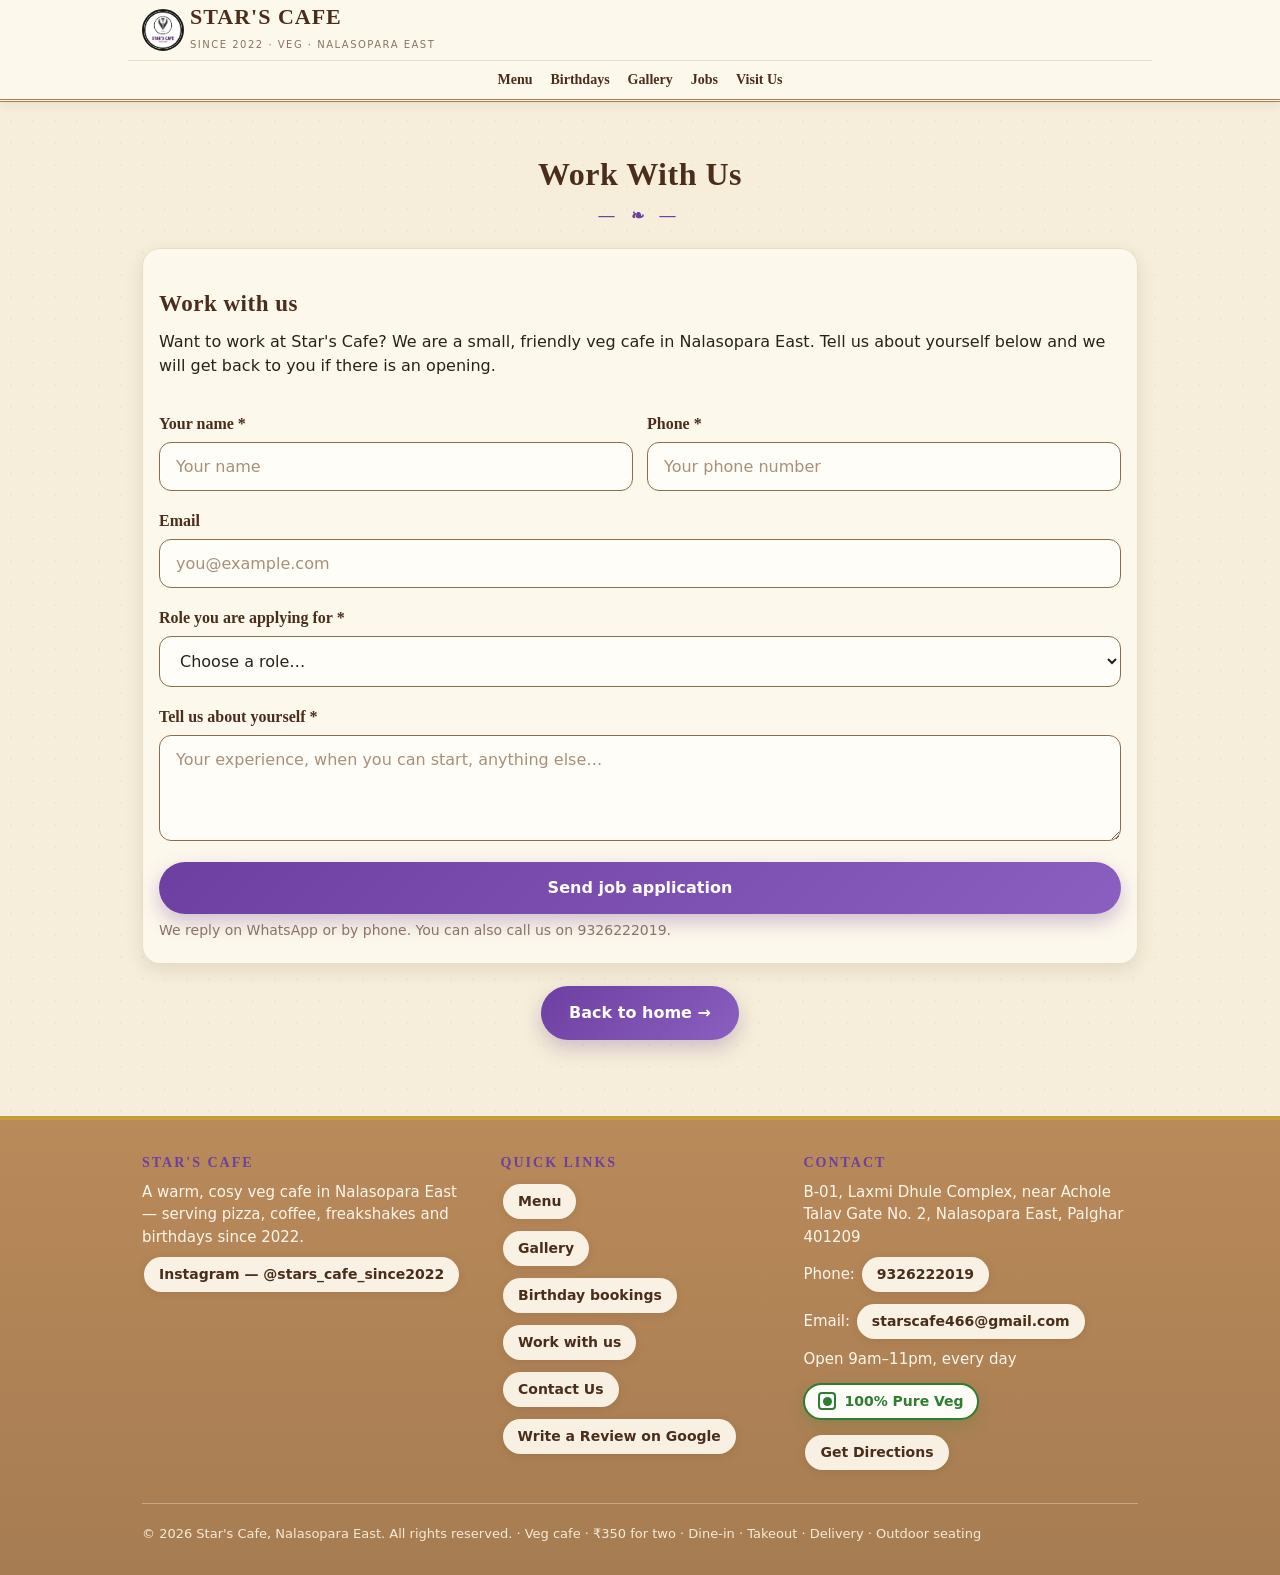
<file: job.html>
<!DOCTYPE html>
<html lang="en">
<head>
<meta charset="UTF-8">
<meta name="viewport" content="width=device-width, initial-scale=1.0">
<title>Work With Us — Star's Cafe, Nalasopara East</title>
<meta name="description" content="Work at Star's Cafe, Nalasopara East — apply for server, kitchen, barista, cashier and helper roles.">
<link rel="icon" href="logo.jpg">
<link rel="stylesheet" href="styles.css">
</head>
<body>

<header>
  <div class="header-inner">
    <a class="brand" href="index.html" aria-label="Star's Cafe home">
      <img src="logo.jpg" alt="Star's Cafe logo" onerror="this.style.display='none';var f=document.getElementById('logoFallback');if(f)f.style.display='block'">
      <span id="logoFallback" style="display:none">
      <svg viewBox="0 0 120 120" role="img" aria-label="Star's Cafe logo">
        <circle cx="60" cy="60" r="56" fill="#fff" stroke="#1a1a1a" stroke-width="6"/>
        <circle cx="60" cy="52" r="30" fill="#fff" stroke="#1a1a1a" stroke-width="4"/>
        <path d="M42 34 L78 34 L72 46 L48 46 Z" fill="#1a1a1a"/>
        <circle cx="60" cy="40" r="4" fill="#1a1a1a"/>
        <path d="M60 48 L62 53 L67 53 L63 56 L65 61 L60 58 L55 61 L57 56 L53 53 L58 53 Z" fill="#5b2a86"/>
        <path d="M60 66 L62 71 L67 71 L63 74 L65 79 L60 76 L55 79 L57 74 L53 71 L58 71 Z" fill="#7d3cba"/>
        <path d="M40 52 L52 92 L58 92 L48 54 Z" fill="#3a3a3a"/>
        <path d="M80 52 L68 92 L62 92 L72 54 Z" fill="#3a3a3a"/>
        <text x="60" y="108" text-anchor="middle" font-size="11" font-weight="900" fill="#5b2a86" font-family="Arial,sans-serif">STAR'S CAFE</text>
      </svg>
      </span>
      <span>
        <span class="brand-name">STAR'S CAFE</span><br>
        <span class="brand-sub">Since 2022 &middot; Veg &middot; Nalasopara East</span>
      </span>
    </a>
    <button class="hamburger" id="hamburgerBtn" type="button" aria-label="Open menu" aria-expanded="false" aria-controls="mobileMenu" onclick="toggleMobileMenu()">
      <span></span><span></span><span></span>
    </button>
  </div>
  <!-- Mobile hamburger menu (three-line menu bar): shown on phones only.
       Owner access lives here, small at the bottom of the menu — no Owner
       button on the main page header or hero. -->
  <nav class="mobile-menu" id="mobileMenu" aria-label="Menu">
    <a href="index.html" onclick="closeMobileMenu()">Home</a>
    <a href="menu.html">Menu</a>
    <a href="index.html#gallerySection">Gallery</a>
    <a href="birthday.html">Birthday Bookings</a>
    <a href="index.html#bannerArea">Offers</a>
    <a href="job.html">Jobs</a>
    <a href="index.html#locationPanel">Location</a>
    <a href="contact.html">Contact</a>
    <a href="https://www.instagram.com/stars_cafe_since2022" target="_blank" rel="noopener" onclick="closeMobileMenu()">Instagram</a>
    <a class="owner-link" href="index.html#owner">Owner</a>
  </nav>
  <nav class="tabs" aria-label="Sections">
    <a href="menu.html">Menu</a>
    <a href="birthday.html">Birthdays</a>
    <a href="index.html#gallerySection">Gallery</a>
    <a href="job.html">Jobs</a>
    <a href="index.html#locationPanel">Visit Us</a>
  </nav>
</header>

<main>
  <section aria-label="Work with us">
    <h1 class="section-title">Work With Us</h1>
    <div class="panel" id="jobsPanel">
      <h2>Work with us</h2>
      <p>Want to work at Star's Cafe? We are a small, friendly veg cafe in Nalasopara East. Tell us about yourself below and we will get back to you if there is an opening.</p>
      <!-- Netlify Form: plain HTML (no JS submit) so Netlify captures submissions. -->
      <form name="job" method="POST" data-netlify="true" data-netlify-honeypot="bot-field" class="contact-form form-card">
        <input type="hidden" name="form-name" value="job">
        <p class="hp-field"><label>Don&rsquo;t fill this out if you&rsquo;re human: <input name="bot-field"></label></p>
        <div class="row">
          <div><label for="jfName">Your name *</label><input id="jfName" name="name" type="text" placeholder="Your name" required></div>
          <div><label for="jfPhone">Phone *</label><input id="jfPhone" name="phone" type="tel" placeholder="Your phone number" required></div>
        </div>
        <label for="jfEmail">Email</label>
        <input id="jfEmail" name="email" type="email" placeholder="you@example.com">
        <label for="jfRole">Role you are applying for *</label>
        <select id="jfRole" name="role" required>
          <option value="">Choose a role…</option>
          <option value="Server / Waiter">Server / Waiter</option>
          <option value="Kitchen / Cook">Kitchen / Cook</option>
          <option value="Barista / Beverage maker">Barista / Beverage maker</option>
          <option value="Cashier">Cashier</option>
          <option value="Cleaner / Helper">Cleaner / Helper</option>
          <option value="Other">Other</option>
        </select>
        <label for="jfMessage">Tell us about yourself *</label>
        <textarea id="jfMessage" name="message" rows="4" placeholder="Your experience, when you can start, anything else…" required></textarea>
        <p style="margin-top:14px"><button type="submit" class="btn block">Send job application</button></p>
        <p class="muted">We reply on WhatsApp or by phone. You can also call us on 9326222019.</p>
      </form>
    </div>
    <p style="text-align:center;margin-top:22px"><a class="btn" href="index.html">Back to home &rarr;</a></p>
  </section>
</main>

<footer>
  <div class="footer-inner">
    <div class="footer-grid">
      <div class="footer-col">
        <h3>Star's Cafe</h3>
        <p>A warm, cosy veg cafe in Nalasopara East — serving pizza, coffee, freakshakes and birthdays since 2022.</p>
        <p><a href="https://www.instagram.com/stars_cafe_since2022" target="_blank" rel="noopener">Instagram — @stars_cafe_since2022</a></p>
      </div>
      <div class="footer-col">
        <h3>Quick links</h3>
        <p><a href="menu.html">Menu</a></p>
        <p><a href="index.html#gallerySection">Gallery</a></p>
        <p><a href="birthday.html">Birthday bookings</a></p>
        <p><a href="job.html">Work with us</a></p>
        <p><a href="contact.html">Contact Us</a></p>
        <p><a href="https://share.google/OY9cJPErdoLdT4YHh" target="_blank" rel="noopener">Write a Review on Google</a></p>
      </div>
      <div class="footer-col">
        <h3>Contact</h3>
        <p>B-01, Laxmi Dhule Complex, near Achole Talav Gate No. 2, Nalasopara East, Palghar 401209</p>
        <p>Phone: <a href="tel:+919326222019">9326222019</a></p>
        <p>Email: <a href="mailto:starscafe466@gmail.com">starscafe466@gmail.com</a></p>
        <p>Open 9am&ndash;11pm, every day</p>
        <p class="pure-veg-badge small"><span class="veg-mark" aria-hidden="true"></span>100% Pure Veg</p>
        <p><a href="https://www.google.com/maps/search/?api=1&amp;query=Star%27s+Cafe+Nalasopara+East" target="_blank" rel="noopener">Get Directions</a></p>
      </div>
    </div>
    <div class="footer-bottom">
      <p>&copy; 2026 Star's Cafe, Nalasopara East. All rights reserved. &middot; Veg cafe &middot; ₹350 for two &middot; Dine-in &middot; Takeout &middot; Delivery &middot; Outdoor seating</p>
    </div>
  </div>
</footer>

<script src="app.js"></script>
</body>
</html>
</file>
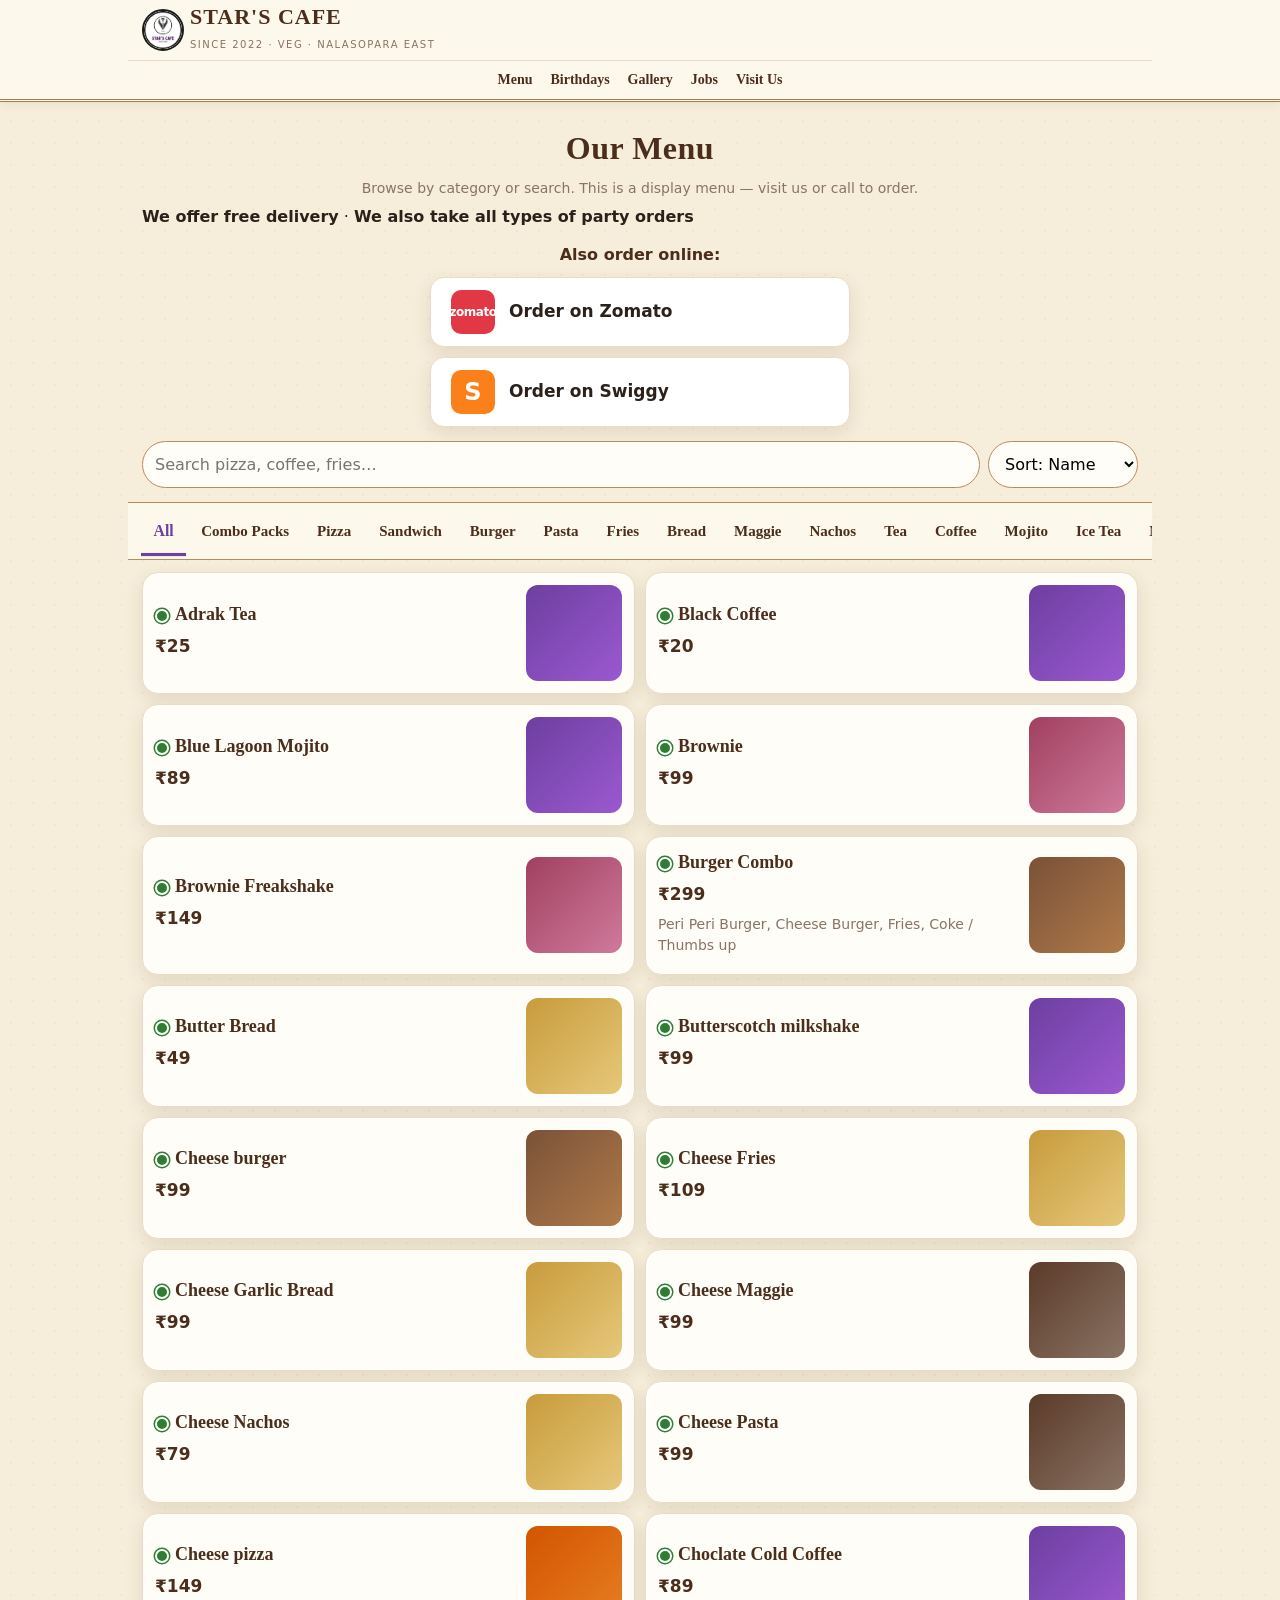
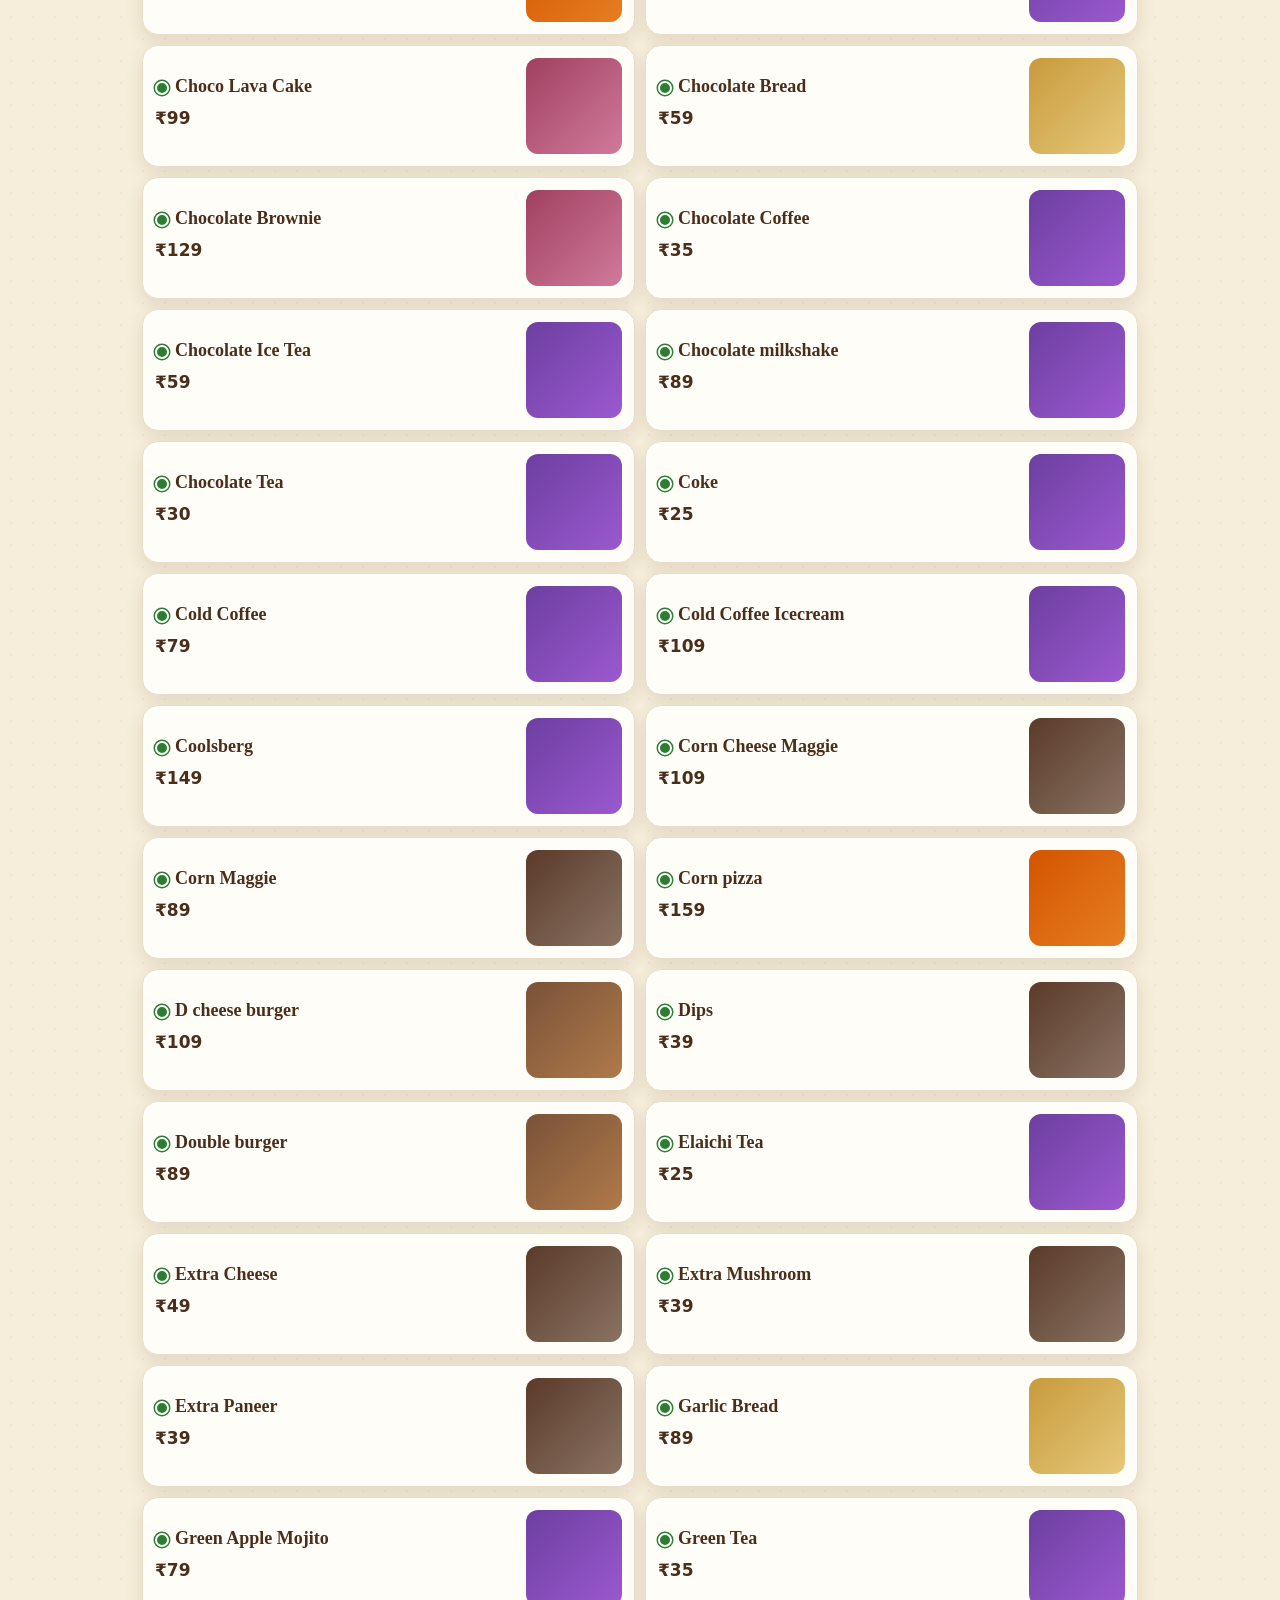
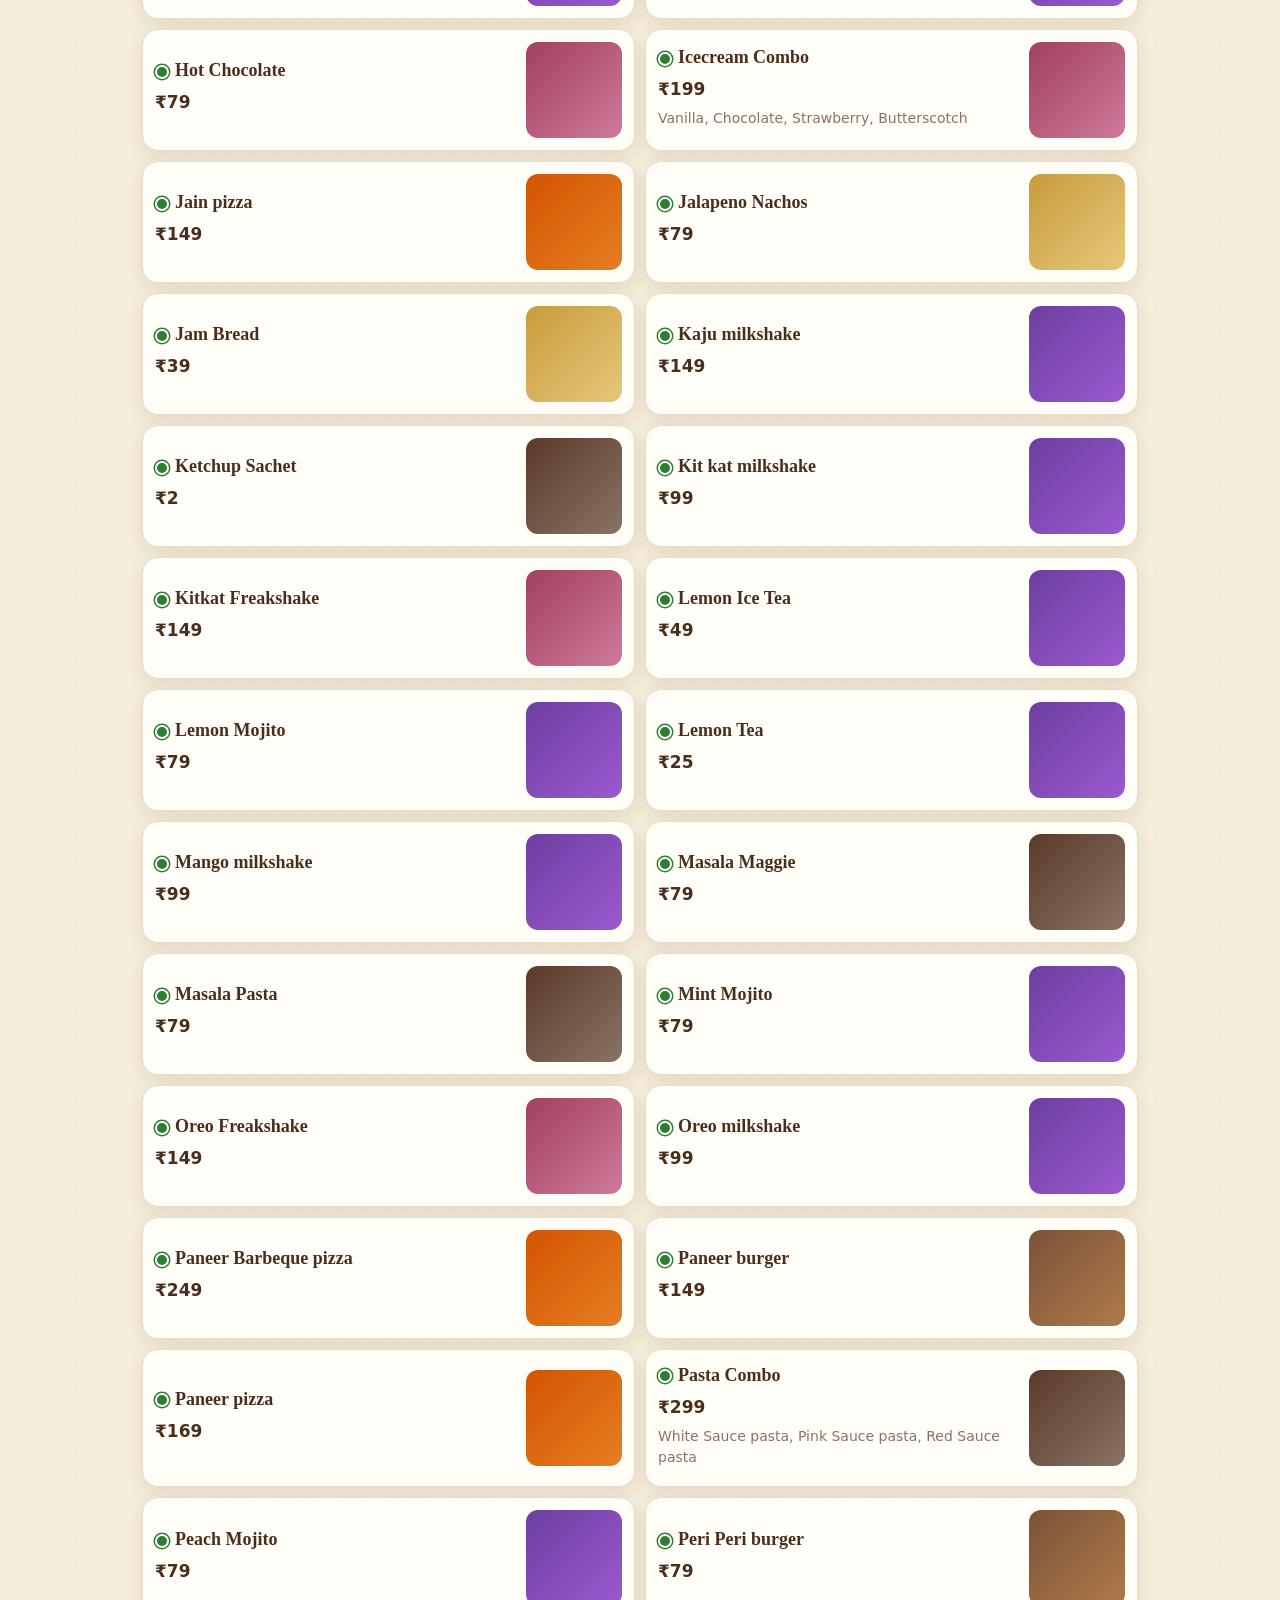
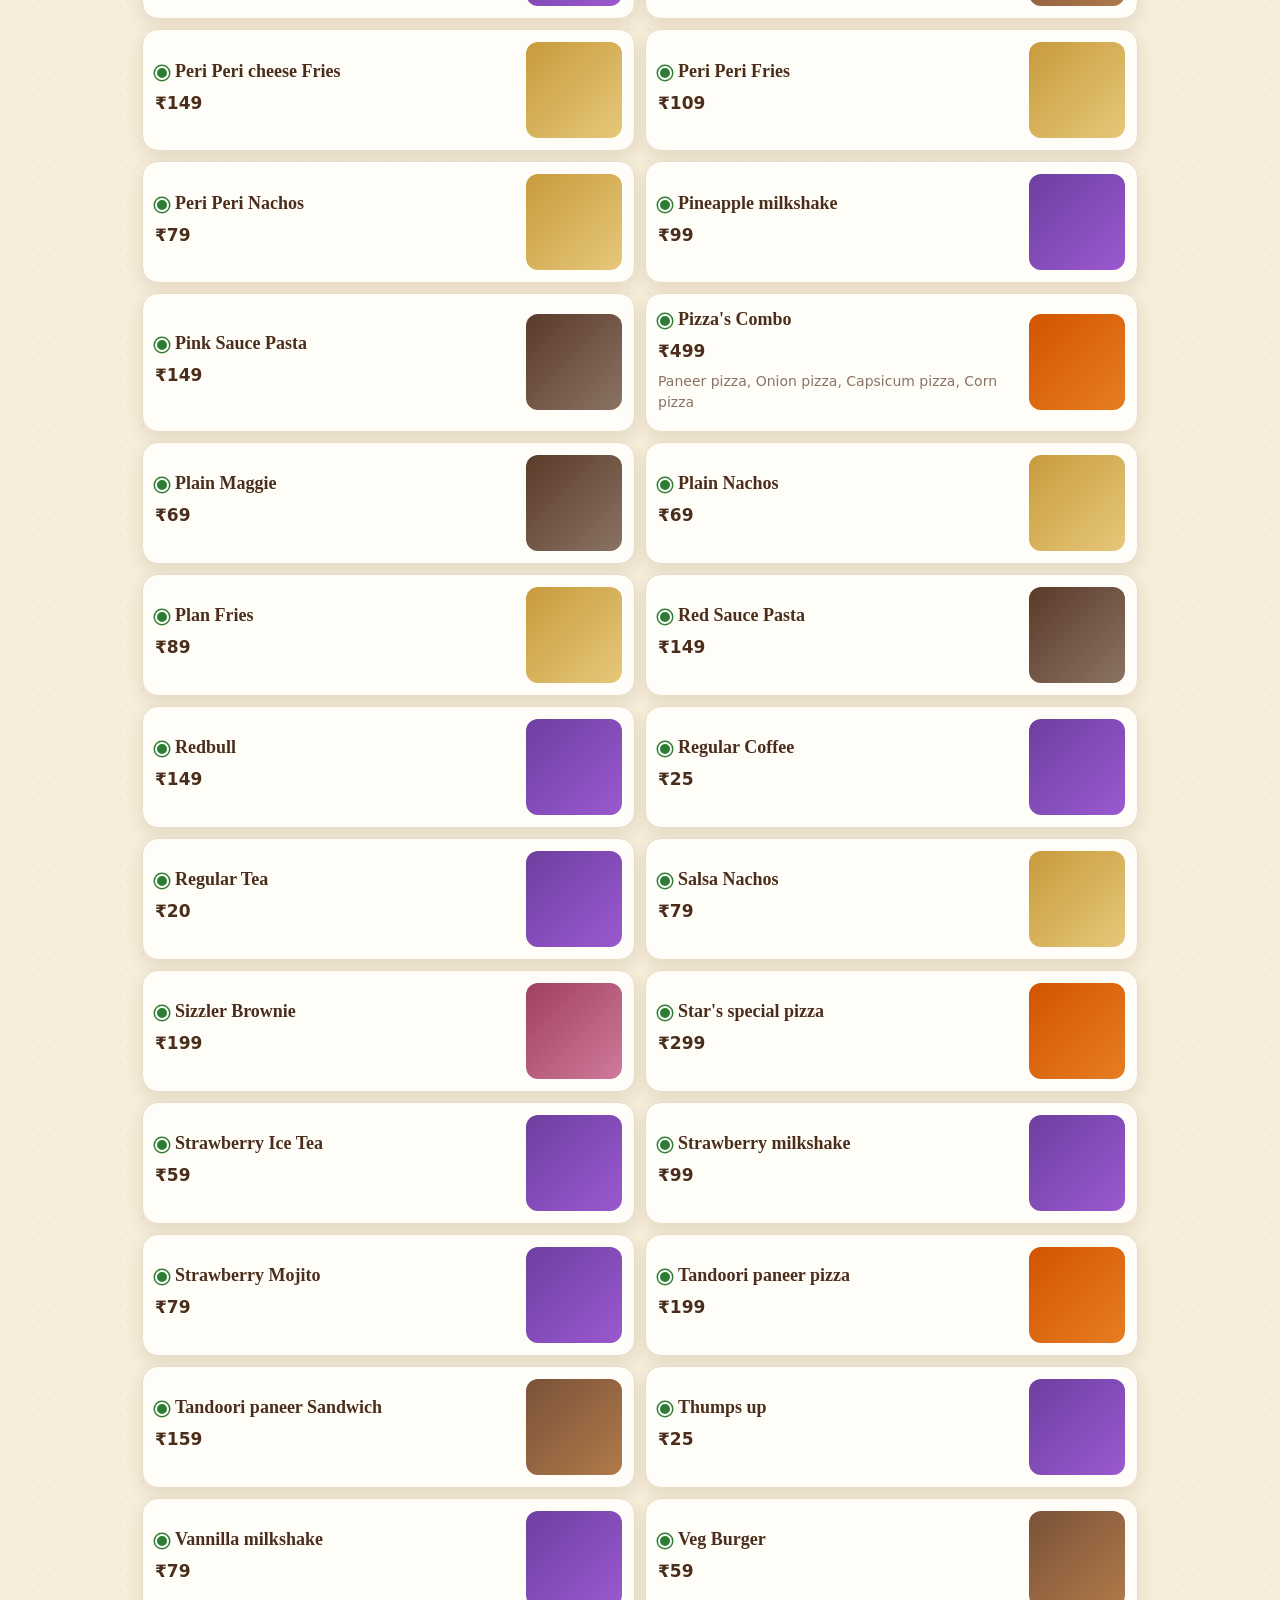
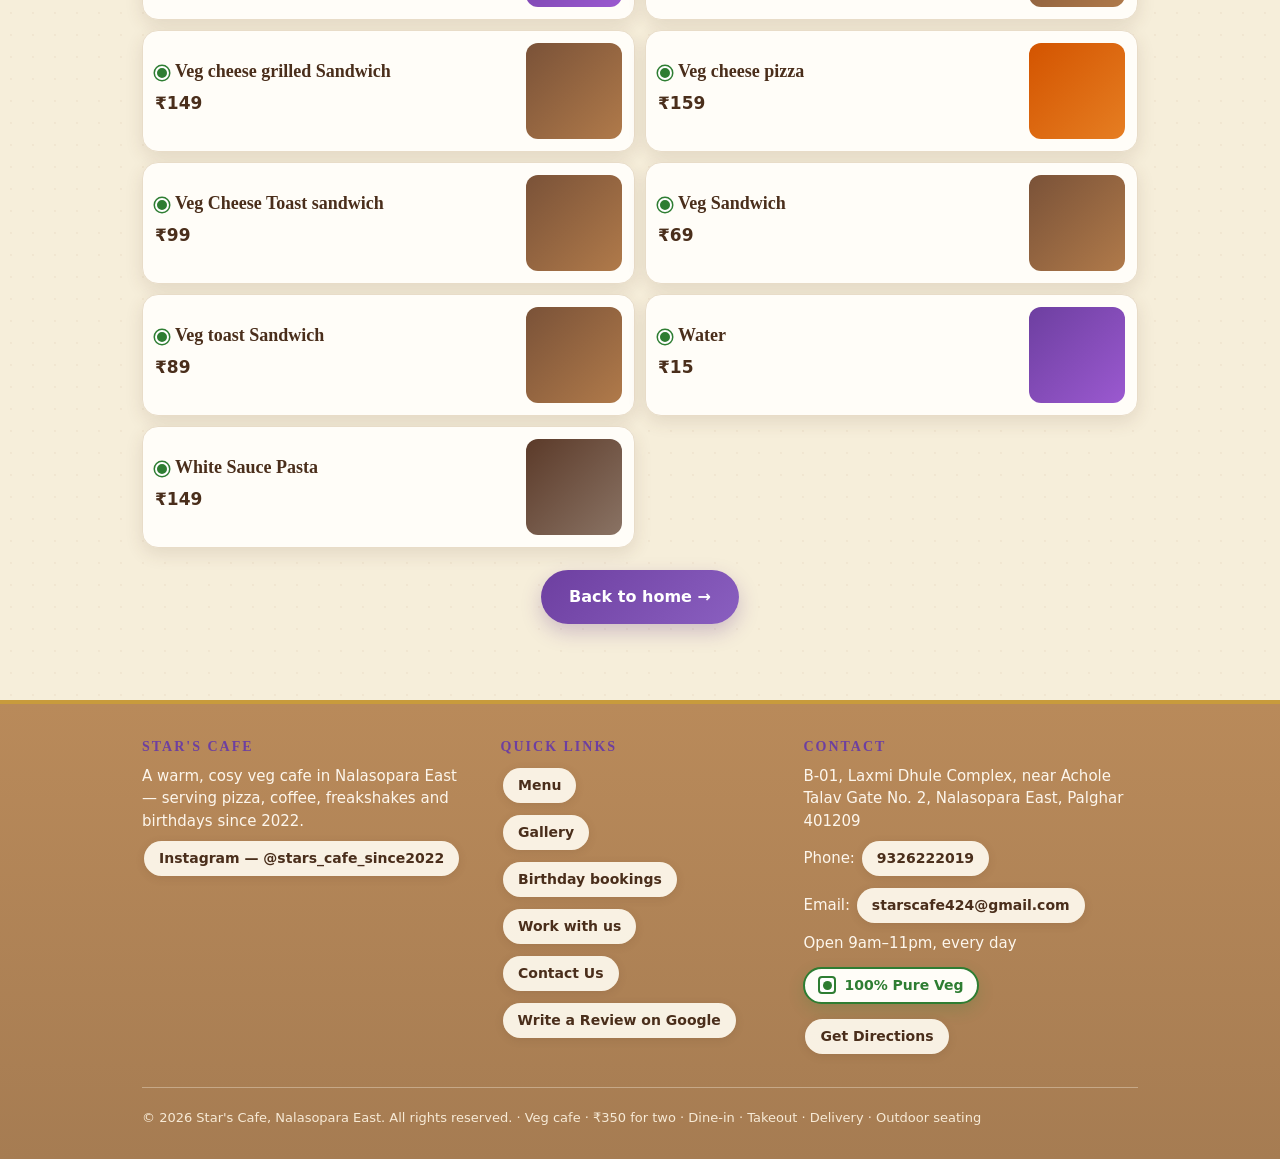
<file: menu.html>
<!DOCTYPE html>
<html lang="en">
<head>
<meta charset="UTF-8">
<meta name="viewport" content="width=device-width, initial-scale=1.0">
<title>Our Menu — Star's Cafe, Nalasopara East</title>
<meta name="description" content="Star's Cafe menu — pizza, sandwiches, burgers, pasta, coffee, freakshakes and more. Veg cafe in Nalasopara East, open 9am-11pm daily.">
<link rel="icon" href="logo.jpg">
<link rel="stylesheet" href="styles.css">
</head>
<body>

<header>
  <div class="header-inner">
    <a class="brand" href="index.html" aria-label="Star's Cafe home">
      <img src="logo.jpg" alt="Star's Cafe logo" onerror="this.style.display='none';var f=document.getElementById('logoFallback');if(f)f.style.display='block'">
      <span id="logoFallback" style="display:none">
      <svg viewBox="0 0 120 120" role="img" aria-label="Star's Cafe logo">
        <circle cx="60" cy="60" r="56" fill="#fff" stroke="#1a1a1a" stroke-width="6"/>
        <circle cx="60" cy="52" r="30" fill="#fff" stroke="#1a1a1a" stroke-width="4"/>
        <path d="M42 34 L78 34 L72 46 L48 46 Z" fill="#1a1a1a"/>
        <circle cx="60" cy="40" r="4" fill="#1a1a1a"/>
        <path d="M60 48 L62 53 L67 53 L63 56 L65 61 L60 58 L55 61 L57 56 L53 53 L58 53 Z" fill="#5b2a86"/>
        <path d="M60 66 L62 71 L67 71 L63 74 L65 79 L60 76 L55 79 L57 74 L53 71 L58 71 Z" fill="#7d3cba"/>
        <path d="M40 52 L52 92 L58 92 L48 54 Z" fill="#3a3a3a"/>
        <path d="M80 52 L68 92 L62 92 L72 54 Z" fill="#3a3a3a"/>
        <text x="60" y="108" text-anchor="middle" font-size="11" font-weight="900" fill="#5b2a86" font-family="Arial,sans-serif">STAR'S CAFE</text>
      </svg>
      </span>
      <span>
        <span class="brand-name">STAR'S CAFE</span><br>
        <span class="brand-sub">Since 2022 &middot; Veg &middot; Nalasopara East</span>
      </span>
    </a>
    <button class="hamburger" id="hamburgerBtn" type="button" aria-label="Open menu" aria-expanded="false" aria-controls="mobileMenu" onclick="toggleMobileMenu()">
      <span></span><span></span><span></span>
    </button>
  </div>
  <!-- Mobile hamburger menu (three-line menu bar): shown on phones only.
       Owner access lives here, small at the bottom of the menu — no Owner
       button on the main page header or hero. -->
  <nav class="mobile-menu" id="mobileMenu" aria-label="Menu">
    <a href="index.html" onclick="closeMobileMenu()">Home</a>
    <a href="menu.html">Menu</a>
    <a href="index.html#gallerySection">Gallery</a>
    <a href="birthday.html">Birthday Bookings</a>
    <a href="index.html#bannerArea">Offers</a>
    <a href="job.html">Jobs</a>
    <a href="index.html#locationPanel">Location</a>
    <a href="contact.html">Contact</a>
    <a href="https://www.instagram.com/stars_cafe_since2022" target="_blank" rel="noopener" onclick="closeMobileMenu()">Instagram</a>
    <a class="owner-link" href="index.html#owner">Owner</a>
  </nav>
  <nav class="tabs" aria-label="Sections">
    <a href="menu.html">Menu</a>
    <a href="birthday.html">Birthdays</a>
    <a href="index.html#gallerySection">Gallery</a>
    <a href="job.html">Jobs</a>
    <a href="index.html#locationPanel">Visit Us</a>
  </nav>
</header>

<main>
  <section id="menuSection" aria-label="Menu">
    <h1>Our Menu</h1>
    <p class="muted">Browse by category or search. This is a display menu — visit us or call to order.</p>
    <p><b>We offer free delivery</b> &middot; <b>We also take all types of party orders</b></p>
    <p class="order-links">Also order online:
      <a class="dl-btn zomato" href="https://www.zomato.com/search?q=Star%27s+Cafe+Nalasopara+East" target="_blank" rel="noopener"><span class="dl-chip">zomato</span>Order on Zomato</a>
      <a class="dl-btn swiggy" href="https://www.swiggy.com/search?query=Star%27s+Cafe+Nalasopara+East" target="_blank" rel="noopener"><span class="dl-chip">S</span>Order on Swiggy</a>
    </p>
    <div class="toolbar">
      <input id="searchInput" type="search" placeholder="Search pizza, coffee, fries&hellip;" oninput="renderMenu()">
      <select id="sortSelect" onchange="renderMenu()" aria-label="Sort menu">
        <option value="name">Sort: Name</option>
        <option value="low">Price: Low to High</option>
        <option value="high">Price: High to Low</option>
      </select>
    </div>
    <div class="chips" id="categoryChips"></div>


    <div class="menu-grid" id="menuGrid"></div>
    <p style="text-align:center;margin-top:22px"><a class="btn" href="index.html">Back to home &rarr;</a></p>
  </section>
</main>

<footer>
  <div class="footer-inner">
    <div class="footer-grid">
      <div class="footer-col">
        <h3>Star's Cafe</h3>
        <p>A warm, cosy veg cafe in Nalasopara East — serving pizza, coffee, freakshakes and birthdays since 2022.</p>
        <p><a href="https://www.instagram.com/stars_cafe_since2022" target="_blank" rel="noopener">Instagram — @stars_cafe_since2022</a></p>
      </div>
      <div class="footer-col">
        <h3>Quick links</h3>
        <p><a href="menu.html">Menu</a></p>
        <p><a href="index.html#gallerySection">Gallery</a></p>
        <p><a href="birthday.html">Birthday bookings</a></p>
        <p><a href="job.html">Work with us</a></p>
        <p><a href="contact.html">Contact Us</a></p>
        <p><a href="https://share.google/OY9cJPErdoLdT4YHh" target="_blank" rel="noopener">Write a Review on Google</a></p>
      </div>
      <div class="footer-col">
        <h3>Contact</h3>
        <p>B-01, Laxmi Dhule Complex, near Achole Talav Gate No. 2, Nalasopara East, Palghar 401209</p>
        <p>Phone: <a href="tel:+919326222019">9326222019</a></p>
        <p>Email: <a href="mailto:starscafe424@gmail.com">starscafe424@gmail.com</a></p>
        <p>Open 9am&ndash;11pm, every day</p>
        <p class="pure-veg-badge small"><span class="veg-mark" aria-hidden="true"></span>100% Pure Veg</p>
        <p><a href="https://www.google.com/maps/search/?api=1&amp;query=Star%27s+Cafe+Nalasopara+East" target="_blank" rel="noopener">Get Directions</a></p>
      </div>
    </div>
    <div class="footer-bottom">
      <p>&copy; 2026 Star's Cafe, Nalasopara East. All rights reserved. &middot; Veg cafe &middot; ₹350 for two &middot; Dine-in &middot; Takeout &middot; Delivery &middot; Outdoor seating</p>
    </div>
  </div>
</footer>

<script src="app.js"></script>
</body>
</html>
</file>
<file: styles.css>
/* Star's Cafe — Nalasopara East. DISPLAY / MARKETING site, no ordering.
   Design matched to the selected UI images (traditional home / menu /
   birthday / gallery-contact / menu-bar / Zomato-Swiggy hero):
   warm pale-cream paper (#f6eeda), dark-brown serif headings, tan/caramel
   bands and footer, purple used ONLY as an accent (pill badges, active
   tab underline, primary buttons), thin purple flourish dividers.
   Mobile-first. */
:root{
  --cream:#f6eeda; --cream2:#f1e5cb; --paper:#fdf8ec; --card:#fffdf8;
  --tan:#b98a5a; --tan2:#a67c52; --brown:#4a2e1b; --brown2:#6b4226;
  --purple:#6d3fa0; --purple2:#8a5fc0; --gold:#c89b3c;
  --green:#2e7d32; --red:#b3261e; --ink:#2b211a; --muted:#8a7364;
  --border:#e8dcc8; --border-tan:#d9c39a;
  --shadow:0 6px 18px rgba(91,58,41,.12);
  --serif:Georgia,'Palatino Linotype','Book Antiqua','Times New Roman',serif;
}
*{box-sizing:border-box}
html{scroll-behavior:smooth}
body{margin:0;font-family:system-ui,-apple-system,"Segoe UI",Roboto,Arial,sans-serif;background:var(--cream);background-image:radial-gradient(rgba(169,124,82,.07) 1px,transparent 1px);background-size:22px 22px;color:var(--ink);line-height:1.5}
/* Links — NEVER default browser blue. MNC-style button system: every link
   looks like a proper pill button / chip, clearly different from plain text.
   Primary action = filled purple pill (.btn), secondary = outlined cream pill
   (.btn.secondary), plain content links (phone, email, directions, Instagram)
   = small cream pill chips. Nav tabs, hamburger links and the brand keep
   their own (already non-blue) styles. */
a{color:var(--purple);text-decoration:none}
a:visited{color:var(--purple)}
/* Plain links inside page content: cream pill chips with a brown border,
   purple fill on hover — a visible clickable action, never blue text. */
main a:not(.btn):not(.dl-btn):not(.chip):not(.brand){display:inline-block;background:var(--paper);border:1.5px solid var(--tan);border-radius:999px;padding:7px 15px;margin:3px 2px;font-weight:700;font-size:14px;color:var(--brown);box-shadow:0 2px 8px rgba(91,58,41,.10);transition:background .18s ease,color .18s ease,transform .18s ease,box-shadow .18s ease}
main a:not(.btn):not(.dl-btn):not(.chip):not(.brand):hover{background:var(--purple);border-color:var(--purple);color:#fff;transform:translateY(-1px);box-shadow:0 6px 14px rgba(91,42,134,.25)}
main a:not(.btn):not(.dl-btn):not(.chip):not(.brand):visited{color:var(--brown)}
/* Footer links: same pill chips, on the tan footer band. */
footer a:not(.btn){display:inline-block;background:rgba(253,248,236,.94);border:1.5px solid transparent;border-radius:999px;padding:6px 14px;margin:3px 2px;font-weight:700;font-size:14px;color:var(--brown);text-decoration:none;box-shadow:0 2px 8px rgba(91,58,41,.15);transition:background .18s ease,color .18s ease,transform .18s ease}
footer a:not(.btn):hover{background:var(--purple);color:#fff;transform:translateY(-1px)}
footer a:not(.btn):visited{color:var(--brown)}
button{font-family:inherit;cursor:pointer}
input,select,textarea{font-family:inherit;font-size:16px;padding:12px;border:1.5px solid var(--tan);border-radius:12px;background:#fffdf8;width:100%}
input:focus,select:focus,textarea:focus{outline:2px solid var(--purple2);border-color:var(--purple2)}
label{font-family:var(--serif);font-weight:700;font-size:15px;display:block;margin:12px 0 4px;color:var(--brown)}

/* Sticky header — cream paper bar with a brown double rule, like the images */
header{position:sticky;top:0;z-index:50;background:var(--paper);border-bottom:3px double var(--tan2);box-shadow:0 2px 10px rgba(91,58,41,.08)}
.header-inner{max-width:1024px;margin:0 auto;padding:5px 14px;display:flex;align-items:center;gap:6px;flex-wrap:wrap}
.brand{display:flex;align-items:center;gap:6px;text-decoration:none;color:var(--ink)}
.brand img{width:42px;height:42px;flex:0 0 42px;border-radius:50%;object-fit:cover;border:2px solid #1a1a1a;background:#fff}
.brand svg{width:42px;height:42px;flex:0 0 42px}
.brand-name{font-family:var(--serif);font-size:22px;font-weight:700;letter-spacing:1px;color:var(--brown);line-height:1.1}
.brand-sub{font-size:10px;color:var(--muted);letter-spacing:1.5px;text-transform:uppercase}
nav.tabs{max-width:1024px;margin:0 auto;padding:4px 14px 5px;display:flex;gap:14px;justify-content:center;background:var(--paper);border-top:1px solid var(--border)}
nav.tabs a{font-family:var(--serif);font-weight:700;font-size:14px;color:var(--brown);text-decoration:none;padding:4px 2px;transition:color .2s ease,transform .2s ease}
nav.tabs a:hover{color:var(--purple);text-decoration:underline;transform:translateY(-2px)}

main{max-width:1024px;margin:0 auto;padding:14px 14px 40px}
.view{display:none}.view.active{display:block}
h1{font-family:var(--serif);font-size:28px;margin:8px 0;color:var(--brown);letter-spacing:.5px}
h2{font-family:var(--serif);font-size:23px;margin:22px 0 8px;color:var(--brown);letter-spacing:.5px}
h3{font-family:var(--serif);font-size:18px;margin:14px 0 6px;color:var(--brown)}
p{margin:6px 0}
.muted{color:var(--muted);font-size:14px}
.notice{background:#fff3d6;border:1.5px solid #e6c87a;border-radius:12px;padding:12px 14px;margin:12px 0;font-size:14px}
.notice b{color:var(--brown)}
/* Thin purple flourish divider under main headings, as in the images */
#view-site>section>h1::after,#view-site>section>h2::after,#view-site .panel>h2::after,.section-title::after{content:"— ❧ —";display:block;color:var(--purple);font-size:16px;letter-spacing:6px;margin-top:6px;text-align:center}
#view-site .hero h1::after{content:"— ❧ —";display:block;color:var(--purple);font-size:18px;letter-spacing:8px;margin-top:8px}
.banner h2::after{content:none}

/* Banners */
.banner{border-radius:18px;padding:20px;margin:12px 0;color:#fff;box-shadow:var(--shadow);position:relative;overflow:hidden}
.banner.offer{background:linear-gradient(135deg,var(--purple),var(--purple2))}
.banner.birthday{background:linear-gradient(135deg,#8a5a2b,#c89b3c)}
.banner h2{color:#fff;margin:0 0 6px;font-size:22px}
.banner p{margin:0 0 12px;opacity:.95}
.banner .btn{background:#fff;color:var(--purple)}
.banner-nav{display:flex;gap:8px;justify-content:center;margin:6px 0}
.banner-nav button{border:0;background:var(--border);width:34px;height:34px;border-radius:50%;font-weight:900}
.banner-nav button.active{background:var(--purple);color:#fff}

/* Toolbar — pill search + category strip with a brown double-rule frame,
   active tab in purple with a purple underline, as in the menu image */
.toolbar{display:flex;gap:8px;flex-wrap:wrap;margin:14px 0}
.toolbar input{flex:1;min-width:180px;border-radius:999px}
.toolbar select{flex:0 0 150px;border-radius:999px}
.chips{display:flex;gap:4px;flex-wrap:nowrap;overflow-x:auto;margin:8px -14px;padding:8px 14px 4px;scrollbar-width:none;background:var(--paper);border-top:1px solid var(--tan);border-bottom:1px solid var(--tan)}
.chips::-webkit-scrollbar{display:none}
.chip{flex:0 0 auto;border:0;border-bottom:3px solid transparent;background:transparent;border-radius:0;padding:10px 12px;font-family:var(--serif);font-weight:700;font-size:15px;color:var(--brown);min-height:44px}
.chip.active{color:var(--purple);border-bottom-color:var(--purple)}
.veg-toggle{display:flex;align-items:center;gap:8px;font-weight:700;margin:8px 0}
.veg-toggle input{width:auto}

/* Hamburger (three-line menu bar) — mobile only; desktop keeps the tab bar */
.hamburger{display:none;margin-left:auto;flex:0 0 42px;width:42px;height:42px;flex-direction:column;align-items:center;justify-content:center;gap:5px;background:var(--paper);border:1.5px solid var(--tan);border-radius:12px;padding:0;transition:transform .2s ease,box-shadow .2s ease}
.hamburger:active{transform:scale(.94)}
.hamburger span{display:block;width:20px;height:3px;border-radius:2px;background:var(--brown);transition:transform .2s ease,opacity .2s ease}
.hamburger.active span:nth-child(1){transform:translateY(8px) rotate(45deg)}
.hamburger.active span:nth-child(2){opacity:0}
.hamburger.active span:nth-child(3){transform:translateY(-8px) rotate(-45deg)}
.hamburger:focus-visible{outline:2px solid var(--purple2)}
.mobile-menu{display:none;background:var(--paper);border-top:1.5px solid var(--border)}
.mobile-menu.open{display:block;animation:menuSlideIn .25s ease both}
.mobile-menu.open a{animation:linkFadeIn .25s ease both}
.mobile-menu.open a:nth-child(1){animation-delay:0ms}
.mobile-menu.open a:nth-child(2){animation-delay:30ms}
.mobile-menu.open a:nth-child(3){animation-delay:60ms}
.mobile-menu.open a:nth-child(4){animation-delay:90ms}
.mobile-menu.open a:nth-child(5){animation-delay:120ms}
.mobile-menu.open a:nth-child(6){animation-delay:150ms}
.mobile-menu.open a:nth-child(7){animation-delay:180ms}
.mobile-menu.open a:nth-child(8){animation-delay:210ms}
.mobile-menu.open a:nth-child(9){animation-delay:240ms}
.mobile-menu.open a:nth-child(10){animation-delay:270ms}
.mobile-menu a{display:block;padding:13px 18px;font-family:var(--serif);font-weight:700;font-size:16px;color:var(--brown);text-decoration:none;border-bottom:1px solid var(--border)}
.mobile-menu a::before{content:"›";color:var(--purple);margin-right:10px;font-weight:900}
.mobile-menu a:hover{background:var(--cream2);color:var(--purple)}
/* Owner link — small, at the very bottom of the hamburger menu only */
.mobile-menu a.owner-link{font-size:13px;font-family:system-ui,-apple-system,"Segoe UI",Roboto,Arial,sans-serif;font-weight:600;color:var(--muted);border-top:2px solid var(--border);border-bottom:0;margin-top:6px;padding:11px 18px}
.mobile-menu a.owner-link::before{content:""}
@media(max-width:639px){
  /* Floating hamburger: fixed circular button, always visible while scrolling */
  .hamburger{display:flex;position:fixed;top:10px;right:12px;z-index:60;border-radius:50%;box-shadow:0 6px 18px rgba(91,58,41,.28)}
  nav.tabs{display:none}
  .header-menu-btn{display:none}
  /* Keep the brand text clear of the fixed button */
  .header-inner{padding-right:64px}
}
@media(min-width:640px){
  .mobile-menu{display:none!important}
}

/* Menu — compact rows, cream cards: name + veg dot + price left, food image right */
.menu-grid{display:grid;grid-template-columns:1fr;gap:10px;margin-top:12px}
@media(min-width:640px){.menu-grid{grid-template-columns:1fr 1fr}}
.menu-card{display:flex;align-items:center;gap:12px;padding:12px;background:var(--card);border:1.5px solid var(--border);border-radius:16px;overflow:hidden;box-shadow:var(--shadow)}
.food-img{flex:0 0 96px;width:96px;height:96px;border-radius:12px}
.food-img.pizza{background:linear-gradient(135deg,#d35400,#e67e22)}
.food-img.sandwich{background:linear-gradient(135deg,#7a5238,#b07a4a)}
.food-img.fries{background:linear-gradient(135deg,#c89b3c,#e6c87a)}
.food-img.drinks{background:linear-gradient(135deg,#6d3fa0,#9b59d0)}
.food-img.dessert{background:linear-gradient(135deg,#a04060,#d07a9b)}
.food-img.default{background:linear-gradient(135deg,#5b3a29,#8a7364)}
.food-photo{flex:0 0 96px;width:96px;height:96px;object-fit:cover;border-radius:12px;display:block}
.food-photo-preview{width:100%;max-height:140px;object-fit:cover;border-radius:12px;margin-top:8px;display:block}
.menu-thumb{width:56px;height:56px;object-fit:cover;border-radius:10px;margin:8px 0;display:block}
.menu-body{flex:1;min-width:0;padding:0}
.menu-body h3{margin:0;font-size:18px}
.price{font-size:17px;font-weight:900;color:var(--brown)}
.veg-dot{display:inline-block;width:14px;height:14px;border-radius:50%;background:var(--green);border:2px solid #fff;box-shadow:0 0 0 1.5px var(--green);margin-right:6px;vertical-align:middle}
.out{opacity:.55}

/* Buttons — MNC-style pill system: one primary filled purple pill (.btn),
   secondary outlined cream pill (.btn.secondary), brown filled pill
   (.btn.brown). Consistent rounded pills, generous padding, clean type,
   subtle shadow, smooth hover lift. No blue anywhere. */
.btn{display:inline-flex;align-items:center;justify-content:center;gap:8px;background:linear-gradient(135deg,var(--purple),var(--purple2));color:#fff;border:0;border-radius:999px;padding:15px 28px;font-weight:800;font-size:16px;min-height:52px;text-decoration:none;text-align:center;box-shadow:0 8px 20px rgba(91,42,134,.25);transition:transform .18s ease,box-shadow .18s ease,background .18s ease}
.btn:visited{color:#fff}
.btn.secondary{background:#fffdf8;color:var(--brown);border:2px solid var(--brown2);box-shadow:0 4px 12px rgba(91,58,41,.12)}
.btn.secondary:visited{color:var(--brown)}
.btn.brown{background:linear-gradient(135deg,#5b3a29,#6b4226);box-shadow:0 8px 20px rgba(91,58,41,.28)}
.btn.green{background:var(--green)}
.btn.small{padding:10px 14px;min-height:44px;font-size:14px}
.btn.block{width:100%}
.btn:disabled{opacity:.5;cursor:not-allowed}
.btn.whatsapp{background:#25d366;color:#fff}

/* Panels — cream paper cards */
.panel{background:var(--paper);border:1.5px solid var(--border);border-radius:18px;padding:16px;margin:20px 0;box-shadow:var(--shadow)}
#view-site>section,#view-site>.panel,#view-site>.notice{margin-top:20px;margin-bottom:20px}
#menuSection>h1{text-align:center;font-size:32px;margin-bottom:4px}
#menuSection>p.muted{text-align:center}
.order-card{background:var(--card);border:1.5px solid var(--border);border-radius:16px;padding:14px;margin:12px 0}
.order-card h3{margin:0 0 4px}

/* Packages — ornate double frame with a purple price ribbon, as in the birthday image */
.pkg-grid{display:grid;grid-template-columns:1fr;gap:14px;margin-top:22px}
@media(min-width:640px){.pkg-grid{grid-template-columns:repeat(3,1fr)}}
.pkg{position:relative;background:var(--paper);border:2px solid var(--brown2);outline:1px solid var(--tan);outline-offset:5px;border-radius:8px;padding:22px 16px 16px;margin-top:14px}
.pkg.featured{border-color:var(--purple);outline-color:var(--purple2)}
.pkg h3{text-align:center;font-size:24px;margin:0 0 8px}
.pkg .price{position:absolute;top:-16px;right:14px;background:var(--purple);color:#fff;padding:6px 12px;border-radius:4px;font-size:15px;box-shadow:0 4px 10px rgba(91,42,134,.3)}
.pkg ul{margin:8px 0;padding-left:20px}
.pkg li{margin:4px 0}

/* Tables / stats */
.stats{display:grid;grid-template-columns:1fr 1fr;gap:12px;margin:12px 0}
@media(min-width:640px){.stats{grid-template-columns:repeat(4,1fr)}}
.stat{background:var(--card);border:1.5px solid var(--border);border-radius:16px;padding:14px;text-align:center}
.stat b{font-size:24px;display:block;color:var(--purple)}
table{width:100%;border-collapse:collapse;font-size:14px}
th,td{border-bottom:1px solid var(--border);padding:8px;text-align:left;vertical-align:top}
.row{display:flex;gap:10px;flex-wrap:wrap}
.row>*{flex:1;min-width:140px}
.hidden{display:none!important}
.login-box{max-width:420px;margin:30px auto}
.terms{white-space:pre-wrap;background:#fffdf8;border:1.5px solid var(--border);border-radius:14px;padding:14px;font-size:15px}

/* Combo of the Day / Loyalty Offer */
.combo-panel{border-color:var(--gold);background:linear-gradient(180deg,#fff8e6,var(--paper))}
.combo-panel h2{color:var(--brown)}
.loyalty-panel{border-color:var(--purple);background:linear-gradient(180deg,#f3e8ff,var(--paper))}
.loyalty-panel h2{color:var(--brown)}

/* Footer — caramel/tan band with purple small-caps labels, as in the images */
footer{background:linear-gradient(180deg,var(--tan),var(--tan2));color:#fdf6ec;margin-top:30px}
.footer-inner{max-width:1024px;margin:0 auto;padding:24px 14px}
footer h3{color:var(--purple);font-size:14px;letter-spacing:2px;text-transform:uppercase;margin:0 0 8px}
footer a{color:#fff8ea}
footer p{margin:4px 0;font-size:15px;color:#fdf6ec}
footer{border-top:4px solid var(--gold)}
.footer-inner{padding:32px 14px 28px}
.footer-grid{display:grid;grid-template-columns:1fr;gap:24px}
@media(min-width:640px){.footer-grid{grid-template-columns:1.2fr 1fr 1.2fr}}
.footer-col p{margin:6px 0}
.footer-bottom{border-top:1px solid rgba(253,246,236,.35);margin-top:24px;padding-top:16px}
.footer-bottom p{font-size:13px;color:#f7ead6}

/* ---------- Premium display / marketing polish ---------- */
/* Large hero — cream paper with a faint paisley-like pattern, brown serif caps title */
.hero{text-align:center;padding:36px 18px 34px;background-color:var(--paper);background-image:radial-gradient(circle at 18% 22%,rgba(109,63,160,.06) 0 90px,transparent 91px),radial-gradient(circle at 82% 30%,rgba(185,138,90,.10) 0 110px,transparent 111px),radial-gradient(circle at 50% 85%,rgba(109,63,160,.05) 0 120px,transparent 121px);border:1px solid var(--border);border-bottom:3px double var(--tan2);border-radius:0 0 28px 28px;margin:0 -14px 12px;box-shadow:var(--shadow)}
.hero-logo{width:140px;height:140px;border-radius:50%;object-fit:cover;border:4px solid #1a1a1a;box-shadow:0 14px 34px rgba(91,58,41,.28);background:#fff}
.hero h1{font-size:44px;line-height:1.05;letter-spacing:4px;text-transform:uppercase;margin:16px 0 6px;color:var(--brown)}
.hero-tag{font-family:var(--serif);font-size:20px;font-weight:700;color:var(--brown);margin:6px 0}
.hero-cta{display:flex;gap:10px;flex-wrap:wrap;justify-content:center;margin-top:20px}
.hero-cta .btn{box-shadow:0 8px 20px rgba(91,42,134,.25);transition:transform .18s ease,box-shadow .18s ease}
.hero-cta .btn:hover{transform:translateY(-2px);box-shadow:0 12px 26px rgba(91,42,134,.32)}
@media(min-width:640px){.hero{padding:52px 24px 48px}.hero h1{font-size:60px}.hero-logo{width:168px;height:168px}}

/* Section titles */
.section-title{font-size:32px;text-align:center;margin:34px 0 4px}
.section-sub{text-align:center;margin-bottom:16px}

/* Scroll-in animation — fast and light (~0.3s) */
.reveal{opacity:0;transform:translateY(18px);transition:opacity .3s ease,transform .3s ease}
.reveal.visible{opacity:1;transform:none}

/* Menu + page animations — all fast and subtle (~0.25-0.3s) */
@keyframes menuSlideIn{from{opacity:0;transform:translateY(-8px)}to{opacity:1;transform:none}}
@keyframes linkFadeIn{from{opacity:0;transform:translateX(-8px)}to{opacity:1;transform:none}}
@keyframes heroFadeIn{from{opacity:0;transform:translateY(10px)}to{opacity:1;transform:none}}
.hero{animation:heroFadeIn .3s ease both}
@media(prefers-reduced-motion:reduce){
  *,*::before,*::after{animation-duration:.01ms!important;transition-duration:.01ms!important}
}

/* Hover polish */
.btn{transition:transform .15s ease,box-shadow .15s ease,background .15s ease}
.btn:hover{transform:translateY(-2px);box-shadow:0 12px 26px rgba(91,42,134,.32)}
.menu-card{transition:transform .18s ease,box-shadow .18s ease}
.menu-card:hover{transform:translateY(-4px);box-shadow:0 14px 28px rgba(91,58,41,.2)}
.pkg{transition:transform .18s ease,box-shadow .18s ease;cursor:pointer}
.pkg:hover{transform:translateY(-3px);box-shadow:var(--shadow)}
.chip{transition:background .15s ease,color .15s ease}
.chip:hover{color:var(--purple)}

/* Gallery showcase — compact cards */
.gallery-grid{display:grid;grid-template-columns:1fr 1fr;gap:12px;margin:14px 0 8px}
@media(min-width:640px){.gallery-grid{grid-template-columns:repeat(3,1fr)}}
.gallery-card{background:var(--card);border:1.5px solid var(--border);border-radius:14px;overflow:hidden;box-shadow:var(--shadow);transition:transform .18s ease,box-shadow .18s ease}
.gallery-card:hover{transform:translateY(-4px) scale(1.01);box-shadow:0 16px 32px rgba(91,58,41,.22)}
.gallery-img{height:120px;display:flex;align-items:flex-end;padding:12px;color:#fff;font-weight:900;font-size:18px;text-shadow:0 2px 10px rgba(0,0,0,.5)}
.gallery-img.pizza{background:linear-gradient(135deg,#d35400,#e67e22)}
.gallery-img.sandwich{background:linear-gradient(135deg,#7a5238,#b07a4a)}
.gallery-img.fries{background:linear-gradient(135deg,#c89b3c,#e6c87a)}
.gallery-img.drinks{background:linear-gradient(135deg,#6d3fa0,#9b59d0)}
.gallery-img.dessert{background:linear-gradient(135deg,#a04060,#d07a9b)}
.gallery-img.default{background:linear-gradient(135deg,#5b3a29,#8a7364)}
.gallery-photo{width:100%;height:120px;object-fit:cover;display:block}
.gallery-body{padding:12px}
.gallery-body h3{margin:0;font-size:15px}

/* Big birthday banner + standout offers */
.banner{padding:28px 22px}
.banner.birthday{padding:34px 24px;background:linear-gradient(135deg,#6b421f,#b07a2e 55%,#d9a441);border:2px solid rgba(255,255,255,.35)}
.banner.birthday h2{font-size:28px}
.banner.offer{border:2px solid rgba(255,255,255,.25)}
.combo-panel,.loyalty-panel{padding:22px}
.combo-panel h2,.loyalty-panel h2{font-size:24px}

/* Netlify contact form (Contact section) — inherits the theme's inputs/buttons.
   .hp-field hides the honeypot field off-screen (bots still see it in the DOM). */
.contact-form{margin-top:8px}
.hp-field{position:absolute;left:-9999px;top:auto;width:1px;height:1px;overflow:hidden;margin:0}

/* Form containers — EXACTLY as in the design images: NO boxed card around
   the form. The form sits directly on the cream paper; the fields
   themselves carry the style: cream inputs, thin brown borders, rounded
   12px corners, generous spacing, labels in dark brown serif above each
   field, and one purple full-width submit button (as in "Send Message"). */
.form-card{background:none;border:0;border-radius:0;padding:0;margin-top:16px;box-shadow:none}
.form-card label{font-family:var(--serif);font-size:16px;font-weight:700;color:var(--brown);margin:18px 0 6px}
.form-card .row{gap:14px}
.form-card input,.form-card select,.form-card textarea{background:#fffdf8;border:1.5px solid #8a6d4b;border-radius:12px;padding:14px 16px;color:var(--ink)}
.form-card input::placeholder,.form-card textarea::placeholder{color:#a98f78}
.form-card button[type="submit"]{background:linear-gradient(135deg,var(--purple),var(--purple2));border-radius:999px;padding:15px 20px;box-shadow:0 8px 20px rgba(91,42,134,.28)}
.form-card button[type="submit"]:hover{transform:translateY(-1px)}

/* Verified ratings — Google 4.9/5 (199 reviews) only, checked live 19 Nov 2026. No other review site's rating is shown. */
.rating-badge{display:inline-block;background:linear-gradient(135deg,var(--purple),var(--purple2));border:0;border-radius:999px;padding:8px 16px;font-size:18px;font-weight:900;color:#fff;margin:12px 0 0;box-shadow:0 8px 20px rgba(91,42,134,.3)}
.rating-badge span{font-weight:700;color:#f7ead6;font-size:15px}
.rating-big{font-size:32px;font-weight:900;color:var(--brown);margin:8px 0}
.rating-big span{font-size:16px;font-weight:700;color:var(--muted)}

/* Zomato / Swiggy order links — stacked white cards with logo chips, as in the hero image */
.order-links{display:flex;flex-direction:column;gap:10px;align-items:center;justify-content:center;margin:14px 0 4px;font-weight:700;color:var(--brown)}
.dl-btn{display:flex;align-items:center;gap:14px;background:#fff;border:1.5px solid var(--border);border-radius:14px;padding:12px 20px;width:min(420px,100%);font-weight:800;font-size:17px;color:var(--ink);text-decoration:none;box-shadow:var(--shadow);transition:transform .15s ease,box-shadow .15s ease}
.dl-btn:hover{transform:translateY(-2px);box-shadow:0 12px 26px rgba(91,58,41,.2)}
.dl-chip{flex:0 0 44px;width:44px;height:44px;border-radius:10px;display:flex;align-items:center;justify-content:center;color:#fff;font-weight:900}
.dl-btn.zomato .dl-chip{background:#e23744;font-size:12px;letter-spacing:-.5px}
.dl-btn.swiggy .dl-chip{background:#fc8019;font-size:24px}

/* Top Rated badge — based on the verified 4.9/5 Google rating (199 reviews), not a numbered #1 claim */
.top-badge{display:inline-block;background:linear-gradient(135deg,var(--purple),var(--purple2));color:#fff;border-radius:999px;padding:10px 18px;font-size:17px;font-weight:900;letter-spacing:.3px;margin:14px 0 0;box-shadow:0 8px 20px rgba(91,42,134,.3)}

/* ================= Animation everywhere — fast, smooth, professional (200-400ms) =================
   Additions only: no colours, layout, content or functionality changed.
   Entrance animations use `backwards` fill where the element also has a
   hover transform, so hover still works after the entrance finishes. */
@keyframes heroTitleIn{from{opacity:0;transform:translateY(16px) scale(.98)}to{opacity:1;transform:none}}
@keyframes heroLogoPop{from{opacity:0;transform:scale(.82)}to{opacity:1;transform:scale(1)}}
@keyframes heroFloat{0%,100%{transform:translateY(0)}50%{transform:translateY(-5px)}}
@keyframes badgePop{from{opacity:0;transform:scale(.75)}to{opacity:1;transform:scale(1)}}
@keyframes fadeUp{from{opacity:0;transform:translateY(14px)}to{opacity:1;transform:none}}
@keyframes headingSlide{from{opacity:0;transform:translateX(-16px)}to{opacity:1;transform:none}}
@keyframes bannerIn{from{opacity:0;transform:translateY(10px) scale(.99)}to{opacity:1;transform:none}}
@keyframes dotPop{from{transform:scale(.6)}to{transform:scale(1)}}
@keyframes hamburgerPulse{0%{box-shadow:0 6px 18px rgba(91,58,41,.28),0 0 0 0 rgba(109,63,160,.28)}70%{box-shadow:0 6px 18px rgba(91,58,41,.28),0 0 0 12px rgba(109,63,160,0)}100%{box-shadow:0 6px 18px rgba(91,58,41,.28),0 0 0 0 rgba(109,63,160,0)}}
@keyframes badgeGlow{0%,100%{box-shadow:0 8px 20px rgba(109,63,160,.3)}50%{box-shadow:0 8px 26px rgba(109,63,160,.55)}}

/* Hero entrance — logo pops, title slides up, badges pop, CTA buttons stagger in */
.hero-logo{animation:heroLogoPop .4s ease both,heroFloat 5s ease-in-out .5s infinite}
.hero h1{animation:heroTitleIn .4s .08s ease backwards}
.hero-tag{animation:heroFadeIn .35s .16s ease backwards}
.top-badge{animation:badgePop .35s .24s ease backwards,badgeGlow 3s ease-in-out 1s infinite}
.rating-badge{animation:badgePop .35s .3s ease backwards}
.hero .muted{animation:heroFadeIn .35s .34s ease backwards}
.hero-cta .btn{animation:heroFadeIn .3s ease backwards}
.hero-cta .btn:nth-child(1){animation-delay:.36s}
.hero-cta .btn:nth-child(2){animation-delay:.42s}
.hero-cta .btn:nth-child(3){animation-delay:.48s}
.hero-cta .btn:nth-child(4){animation-delay:.54s}
.hero-cta .btn:nth-child(5){animation-delay:.6s}

/* Header shrinks smoothly on scroll (JS toggles .scrolled on <header>) */
header{transition:box-shadow .3s ease}
.header-inner{transition:padding .3s ease}
.brand img,.brand svg{transition:width .3s ease,height .3s ease,transform .3s ease}
.brand-name{transition:font-size .3s ease}
nav.tabs{transition:padding .3s ease}
header.scrolled{box-shadow:0 4px 18px rgba(91,58,41,.18)}
header.scrolled .header-inner{padding:3px 14px}
header.scrolled .brand img,header.scrolled .brand svg{width:34px;height:34px;flex-basis:34px}
header.scrolled .brand-name{font-size:19px}
header.scrolled nav.tabs{padding:2px 14px 4px}
.brand:hover img{transform:scale(1.06)}

/* Floating hamburger pulses gently (mobile only, where it is fixed) */
@media(max-width:639px){
  .hamburger{animation:hamburgerPulse 2.4s ease-in-out infinite}
}

/* Section headings slide in when their panel becomes visible */
.reveal.visible h2,.reveal.visible .section-title{animation:headingSlide .35s ease both}
.section-title{animation:headingSlide .4s ease backwards}

/* Banner re-animates on every rotation (renderBanners rewrites it) */
.banner{animation:bannerIn .35s ease both}
.banner-nav button.active{animation:dotPop .25s ease}

/* Staggered scroll-in: menu cards, gallery cards, packages, stats.
   transition-delay only while entering — hover resets it to 0 so hovers stay instant. */
.menu-grid .menu-card:nth-child(1),.gallery-grid .gallery-card:nth-child(1),.pkg-grid .pkg:nth-child(1),.stats .stat:nth-child(1){transition-delay:0ms}
.menu-grid .menu-card:nth-child(2),.gallery-grid .gallery-card:nth-child(2),.pkg-grid .pkg:nth-child(2),.stats .stat:nth-child(2){transition-delay:60ms}
.menu-grid .menu-card:nth-child(3),.gallery-grid .gallery-card:nth-child(3),.pkg-grid .pkg:nth-child(3),.stats .stat:nth-child(3){transition-delay:120ms}
.menu-grid .menu-card:nth-child(4),.gallery-grid .gallery-card:nth-child(4),.stats .stat:nth-child(4){transition-delay:180ms}
.menu-grid .menu-card:nth-child(5),.gallery-grid .gallery-card:nth-child(5){transition-delay:240ms}
.menu-grid .menu-card:nth-child(6),.gallery-grid .gallery-card:nth-child(6){transition-delay:300ms}
.menu-grid .menu-card:nth-child(n+7){transition-delay:340ms}
.menu-card:hover,.gallery-card:hover,.pkg:hover,.stat:hover{transition-delay:0s}
/* Packages pop in (scale) as well as rising; gallery cards rise a touch less */
.pkg.reveal{transform:translateY(18px) scale(.96)}
.gallery-card.reveal{transform:translateY(14px) scale(.98)}
.stat.reveal{transform:translateY(14px) scale(.97)}

/* Gallery + menu images zoom slightly on hover */
.gallery-img,.gallery-photo,.food-img,.food-photo{transition:transform .35s ease}
.gallery-card:hover .gallery-img,.gallery-card:hover .gallery-photo{transform:scale(1.08)}
.menu-card:hover .food-img,.menu-card:hover .food-photo{transform:scale(1.06)}
.gallery-card:hover .gallery-body h3{color:var(--purple)}

/* Buttons lift AND glow on hover; order cards and stats lift too */
.btn:hover{box-shadow:0 14px 30px rgba(109,63,160,.45)}
.btn.secondary:hover{box-shadow:0 12px 26px rgba(91,58,41,.25)}
.btn.brown:hover{box-shadow:0 14px 30px rgba(91,58,41,.45)}
.dl-btn:hover{box-shadow:0 14px 30px rgba(91,58,41,.3)}
.stat{transition:transform .18s ease,box-shadow .18s ease}
.stat:hover{transform:translateY(-3px);box-shadow:var(--shadow)}
.order-card{transition:transform .18s ease,box-shadow .18s ease}
.order-card:hover{transform:translateY(-2px);box-shadow:var(--shadow)}
.banner .btn:hover{transform:translateY(-2px);box-shadow:0 12px 26px rgba(0,0,0,.3)}
.chip.active{transform:scale(1.05)}
.toolbar input,.toolbar select{transition:border-color .2s ease,box-shadow .2s ease}

/* Form fields: smooth focus highlight (glow ring + warm background) */
input,select,textarea{transition:border-color .2s ease,box-shadow .2s ease,background-color .2s ease}
input:focus,select:focus,textarea:focus{box-shadow:0 0 0 4px rgba(109,63,160,.16);background-color:#fffef9}
.form-card input:focus,.form-card select:focus,.form-card textarea:focus{box-shadow:0 0 0 4px rgba(109,63,160,.18);border-color:var(--purple)}
.form-card button[type="submit"]{transition:transform .18s ease,box-shadow .18s ease}
.form-card button[type="submit"]:hover{box-shadow:0 12px 28px rgba(109,63,160,.4)}

/* Footer fades in (JS adds .reveal to <footer>); its columns stagger in */
footer.reveal{transform:translateY(16px)}
footer.reveal.visible .footer-col:nth-child(1){animation:fadeUp .35s .05s ease both}
footer.reveal.visible .footer-col:nth-child(2){animation:fadeUp .35s .15s ease both}
footer.reveal.visible .footer-col:nth-child(3){animation:fadeUp .35s .25s ease both}
footer.reveal.visible .footer-bottom{animation:fadeUp .35s .35s ease both}

/* Notice + combo/loyalty panels get the same gentle entrance as other panels */
.notice.reveal{transform:translateY(14px)}
.combo-panel,.loyalty-panel{transition:transform .18s ease,box-shadow .18s ease}
.combo-panel:hover,.loyalty-panel:hover{transform:translateY(-2px);box-shadow:0 14px 28px rgba(91,58,41,.2)}

@media(prefers-reduced-motion:reduce){
  html{scroll-behavior:auto}
  .hero-logo,.top-badge,.hamburger{animation:none!important}
  .hero h1,.hero-tag,.hero .muted,.hero-cta .btn,.section-title{animation-duration:.01ms!important;animation-delay:0ms!important}
}

/* Visible-state overrides (must beat the entrance transforms above) */
.pkg.reveal.visible,.gallery-card.reveal.visible,.stat.reveal.visible,.notice.reveal.visible{transform:none}

/* Hover delay reset — same specificity as the stagger rules, later in file, so it wins */
.menu-grid .menu-card:hover,.gallery-grid .gallery-card:hover,.pkg-grid .pkg:hover,.stats .stat:hover{transition-delay:0s}

/* ================= BIG, OBVIOUS animations — 19 Nov 2026 =================
   The earlier animations were invisible to the user: 0.25-0.3s, 2-4px lifts,
   and a 1.5s safety timer in app.js that forced EVERY .reveal element
   visible before the user ever scrolled. These rules make every animation
   CLEARLY visible: 0.6-0.8s, 30-40px of movement, big hovers. This section
   is last in the file, so it overrides the subtle versions above.
   Colours, layout, content and functionality are unchanged. */
@keyframes pageFadeIn{from{opacity:0}to{opacity:1}}
@keyframes heroTitleBig{from{opacity:0;transform:translateY(34px) scale(.97)}to{opacity:1;transform:none}}
@keyframes heroLogoBig{from{opacity:0;transform:scale(.7) rotate(-6deg)}to{opacity:1;transform:scale(1) rotate(0)}}
@keyframes badgeBig{from{opacity:0;transform:scale(.6) translateY(12px)}to{opacity:1;transform:scale(1) translateY(0)}}
@keyframes chipPop{0%{transform:scale(1)}40%{transform:scale(1.18)}100%{transform:scale(1.05)}}
@keyframes menuDrop{from{opacity:0;transform:translateY(-18px)}to{opacity:1;transform:none}}
@keyframes linkSlideBig{from{opacity:0;transform:translateX(-20px)}to{opacity:1;transform:none}}

/* Page load: whole page fades in clearly */
body{animation:pageFadeIn .8s ease both}

/* Scroll-in: big, slow, visible — 0.7s and 40px of movement */
.reveal{opacity:0;transform:translateY(40px);transition:opacity .7s ease,transform .7s cubic-bezier(.22,1,.36,1),box-shadow .35s ease}
.reveal.visible{opacity:1;transform:none}
/* Hovers stay snappy (0.35s) even though the entrance is slow (0.7s) */
.reveal.visible:hover{transition-duration:.35s}
.pkg.reveal{transform:translateY(40px) scale(.94)}
.gallery-card.reveal{transform:translateY(36px) scale(.96)}
.stat.reveal{transform:translateY(36px) scale(.95)}
.notice.reveal{transform:translateY(36px)}
footer.reveal{transform:translateY(36px)}
.pkg.reveal.visible,.gallery-card.reveal.visible,.stat.reveal.visible,.notice.reveal.visible,footer.reveal.visible{transform:none}

/* Staggered scroll-in: cards arrive one after another, clearly visible */
.menu-grid .menu-card:nth-child(1),.gallery-grid .gallery-card:nth-child(1),.pkg-grid .pkg:nth-child(1),.stats .stat:nth-child(1){transition-delay:0ms}
.menu-grid .menu-card:nth-child(2),.gallery-grid .gallery-card:nth-child(2),.pkg-grid .pkg:nth-child(2),.stats .stat:nth-child(2){transition-delay:90ms}
.menu-grid .menu-card:nth-child(3),.gallery-grid .gallery-card:nth-child(3),.pkg-grid .pkg:nth-child(3),.stats .stat:nth-child(3){transition-delay:180ms}
.menu-grid .menu-card:nth-child(4),.gallery-grid .gallery-card:nth-child(4),.stats .stat:nth-child(4){transition-delay:270ms}
.menu-grid .menu-card:nth-child(5),.gallery-grid .gallery-card:nth-child(5){transition-delay:360ms}
.menu-grid .menu-card:nth-child(6),.gallery-grid .gallery-card:nth-child(6){transition-delay:450ms}
.menu-grid .menu-card:nth-child(n+7){transition-delay:540ms}
/* Hovers must never wait for the stagger delay — reset it last, so it wins */
.menu-grid .menu-card:hover,.gallery-grid .gallery-card:hover,.pkg-grid .pkg:hover,.stats .stat:hover{transition-delay:0s}

/* Section headings slide in clearly when their panel becomes visible */
.section-title{animation:headingSlide .7s ease backwards}
.reveal.visible h2,.reveal.visible .section-title{animation:headingSlide .7s ease both}

/* Hero: big staggered entrance on load — logo pops, title slides up 34px,
   badges pop, CTA buttons arrive one by one */
.hero{animation:heroFadeIn .8s ease both}
.hero-logo{animation:heroLogoBig .8s ease both,heroFloat 5s ease-in-out 1s infinite}
.hero h1{animation:heroTitleBig .8s .15s ease backwards}
.hero-tag{animation:heroFadeIn .7s .35s ease backwards}
.top-badge{animation:badgeBig .7s .5s ease backwards,badgeGlow 3s ease-in-out 1.5s infinite}
.rating-badge{animation:badgeBig .7s .65s ease backwards}
.hero .muted{animation:heroFadeIn .7s .75s ease backwards}
.hero-cta .btn{animation:heroFadeIn .6s ease backwards}
.hero-cta .btn:nth-child(1){animation-delay:.8s}
.hero-cta .btn:nth-child(2){animation-delay:.95s}
.hero-cta .btn:nth-child(3){animation-delay:1.1s}
.hero-cta .btn:nth-child(4){animation-delay:1.25s}
.hero-cta .btn:nth-child(5){animation-delay:1.4s}

/* Hovers: CLEAR lift + scale + glow on everything clickable */
.btn{transition:transform .35s ease,box-shadow .35s ease,background .35s ease}
.btn:hover{transform:translateY(-4px) scale(1.04);box-shadow:0 16px 34px rgba(109,63,160,.5)}
.btn.secondary:hover{box-shadow:0 14px 30px rgba(91,58,41,.3)}
.btn.brown:hover{box-shadow:0 16px 34px rgba(91,58,41,.5)}
.menu-card:hover{transform:translateY(-8px) scale(1.02);box-shadow:0 18px 36px rgba(91,58,41,.28)}
.gallery-card:hover{transform:translateY(-8px) scale(1.03);box-shadow:0 20px 38px rgba(91,58,41,.3)}
.gallery-card:hover .gallery-img,.gallery-card:hover .gallery-photo{transform:scale(1.18)}
.menu-card:hover .food-img,.menu-card:hover .food-photo{transform:scale(1.12)}
.gallery-card:hover .gallery-body h3{color:var(--purple)}
.pkg:hover{transform:translateY(-6px) scale(1.02);box-shadow:0 18px 34px rgba(91,58,41,.25)}
.stat:hover{transform:translateY(-6px) scale(1.03);box-shadow:0 16px 32px rgba(91,58,41,.22)}
.dl-btn:hover{transform:translateY(-4px) scale(1.02);box-shadow:0 16px 32px rgba(91,58,41,.3)}
.order-card:hover{transform:translateY(-4px) scale(1.01);box-shadow:0 16px 32px rgba(91,58,41,.22)}
.combo-panel:hover,.loyalty-panel:hover{transform:translateY(-4px) scale(1.01);box-shadow:0 16px 32px rgba(91,58,41,.22)}
.banner .btn:hover{transform:translateY(-3px) scale(1.05);box-shadow:0 14px 30px rgba(0,0,0,.35)}
nav.tabs a:hover{transform:translateY(-3px) scale(1.06)}
main a:not(.btn):not(.dl-btn):not(.chip):not(.brand):hover{transform:translateY(-2px) scale(1.05);box-shadow:0 8px 18px rgba(91,42,134,.3)}
footer a:not(.btn):hover{transform:translateY(-2px) scale(1.05)}
.brand:hover img{transform:scale(1.1)}

/* Tabs / category chips: clear pop when a tab becomes active, clear zoom on hover */
.chip{transition:transform .3s ease,background .3s ease,color .3s ease}
.chip:hover{transform:scale(1.08)}
.chip.active{animation:chipPop .45s ease}
.banner-nav button{transition:transform .3s ease,background .3s ease}
.banner-nav button:hover{transform:scale(1.2)}
.banner-nav button.active{animation:dotPop .35s ease}

/* Hamburger menu: clear slide-down + links stagger in one by one */
.mobile-menu.open{animation:menuDrop .45s ease both}
.mobile-menu.open a{animation:linkSlideBig .4s ease both}
.mobile-menu.open a:nth-child(1){animation-delay:0ms}
.mobile-menu.open a:nth-child(2){animation-delay:60ms}
.mobile-menu.open a:nth-child(3){animation-delay:120ms}
.mobile-menu.open a:nth-child(4){animation-delay:180ms}
.mobile-menu.open a:nth-child(5){animation-delay:240ms}
.mobile-menu.open a:nth-child(6){animation-delay:300ms}
.mobile-menu.open a:nth-child(7){animation-delay:360ms}
.mobile-menu.open a:nth-child(8){animation-delay:420ms}
.mobile-menu.open a:nth-child(9){animation-delay:480ms}
.mobile-menu.open a:nth-child(10){animation-delay:540ms}
.mobile-menu a{transition:background .3s ease,color .3s ease,transform .3s ease}
.mobile-menu a:hover{transform:translateX(6px)}

/* Banner re-animates clearly on every rotation */
.banner{animation:bannerIn .7s ease both}

/* Reduced motion: keep the kill-switch working for the new animations too */
@media(prefers-reduced-motion:reduce){
  body{animation:none}
  .hero,.hero-logo,.hero h1,.hero-tag,.top-badge,.rating-badge,.hero .muted,.hero-cta .btn,.banner,.mobile-menu.open,.mobile-menu.open a{animation:none!important}
  .reveal{transition-duration:.01ms!important}
}

/* 100% Pure Veg badge — Indian veg mark (green dot in a square), next to the
   4.9 star badge in the hero and in the footer / location section. */
.veg-mark{display:inline-flex;align-items:center;justify-content:center;width:18px;height:18px;border:2.5px solid var(--green);border-radius:4px;background:#fff;flex:0 0 18px}
.veg-mark::after{content:"";width:9px;height:9px;border-radius:50%;background:var(--green)}
.pure-veg-badge{display:inline-flex;align-items:center;gap:8px;background:#fffdf8;border:2px solid var(--green);border-radius:999px;padding:8px 16px;font-weight:900;font-size:16px;color:var(--green);margin:12px 0 0;box-shadow:0 6px 16px rgba(46,125,50,.2)}
.pure-veg-badge.small{padding:6px 13px;font-size:14px;margin:6px 0}
.hero .pure-veg-badge{animation:badgeBig .7s .58s ease backwards}

/* ================= OWNER VIEW — production, NO animations =================
   The owner dashboard is a tool, not a showpiece: while the owner view is
   open (body.owner-mode, set by showView in app.js) EVERY animation and
   transition is switched off, and reveal elements are shown immediately
   instead of waiting for a scroll animation. The public site keeps all of
   its animations — this rule only applies inside the owner view. */
body.owner-mode,body.owner-mode *,#view-owner,#view-owner *{animation:none!important;transition:none!important}
body.owner-mode .reveal,#view-owner .reveal{opacity:1!important;transform:none!important}
body.owner-mode .reveal.visible:hover{transition-duration:0s}

/* Organised owner dashboard — clear numbered sections, same cream/brown design */
.owner-section{background:var(--paper);border:1.5px solid var(--border);border-radius:18px;padding:18px;margin:22px 0;box-shadow:var(--shadow)}
.owner-section>h2{margin-top:0;border-bottom:2px solid var(--tan);padding-bottom:10px}
.owner-section>h3{margin-top:20px}
.owner-cat{border:1.5px solid var(--border);border-radius:14px;padding:12px 14px;margin:12px 0;background:var(--card)}
.owner-cat>h3{margin-top:0}
.owner-cat .btn.small{margin:2px}
.owner-edit-form{margin:12px 0}

/* ================= SEPARATE OWNER MENU BAR =================
   The owner page has its OWN menu bar, distinct from the public site's
   header/hamburger. While the owner view is open, body.owner-mode hides
   the public header (and its floating hamburger) and this bar takes its
   place at the top. Same cream/brown design, clearly labelled "Owner".
   Sticky at the top; on small screens the links scroll horizontally
   instead of wrapping awkwardly. Animation-free: the owner-mode
   kill-switch above (body.owner-mode *) already covers this bar too. */
body.owner-mode>header{display:none!important}
.owner-nav{position:sticky;top:0;z-index:60;background:var(--paper);border-bottom:3px double var(--tan2);box-shadow:0 2px 10px rgba(91,58,41,.08);margin:0 -14px}
.owner-nav-inner{max-width:1024px;margin:0 auto;padding:8px 14px;display:flex;align-items:center;gap:8px;flex-wrap:nowrap;overflow-x:auto;scrollbar-width:none;-webkit-overflow-scrolling:touch}
.owner-nav-inner::-webkit-scrollbar{display:none}
.owner-nav-label{flex:0 0 auto;background:linear-gradient(135deg,var(--purple),var(--purple2));color:#fff;border-radius:999px;padding:5px 12px;font-size:13px;font-weight:900;letter-spacing:2px;text-transform:uppercase;box-shadow:0 4px 10px rgba(91,42,134,.3)}
.owner-nav-title{flex:0 0 auto;font-family:var(--serif);font-size:19px;font-weight:700;color:var(--brown);white-space:nowrap;margin-right:4px}
main .owner-nav a{flex:0 0 auto;font-family:var(--serif);font-weight:700;font-size:14px;color:var(--brown);background:#fffdf8;border:1.5px solid var(--tan);border-radius:999px;padding:8px 14px;margin:0;white-space:nowrap;box-shadow:0 2px 8px rgba(91,58,41,.10)}
main .owner-nav a:hover{background:var(--purple);border-color:var(--purple);color:#fff}
main .owner-nav a:visited{color:var(--brown)}
main .owner-nav a:hover:visited{color:#fff}
main .owner-nav a.owner-nav-view{background:linear-gradient(135deg,var(--purple),var(--purple2));border-color:var(--purple);color:#fff}
main .owner-nav a.owner-nav-view:visited{color:#fff}
main .owner-nav a.owner-nav-logout{background:#fffdf8;border-color:var(--red);color:var(--red)}
main .owner-nav a.owner-nav-logout:visited{color:var(--red)}
main .owner-nav a.owner-nav-logout:hover{background:var(--red);border-color:var(--red);color:#fff}
</file>
